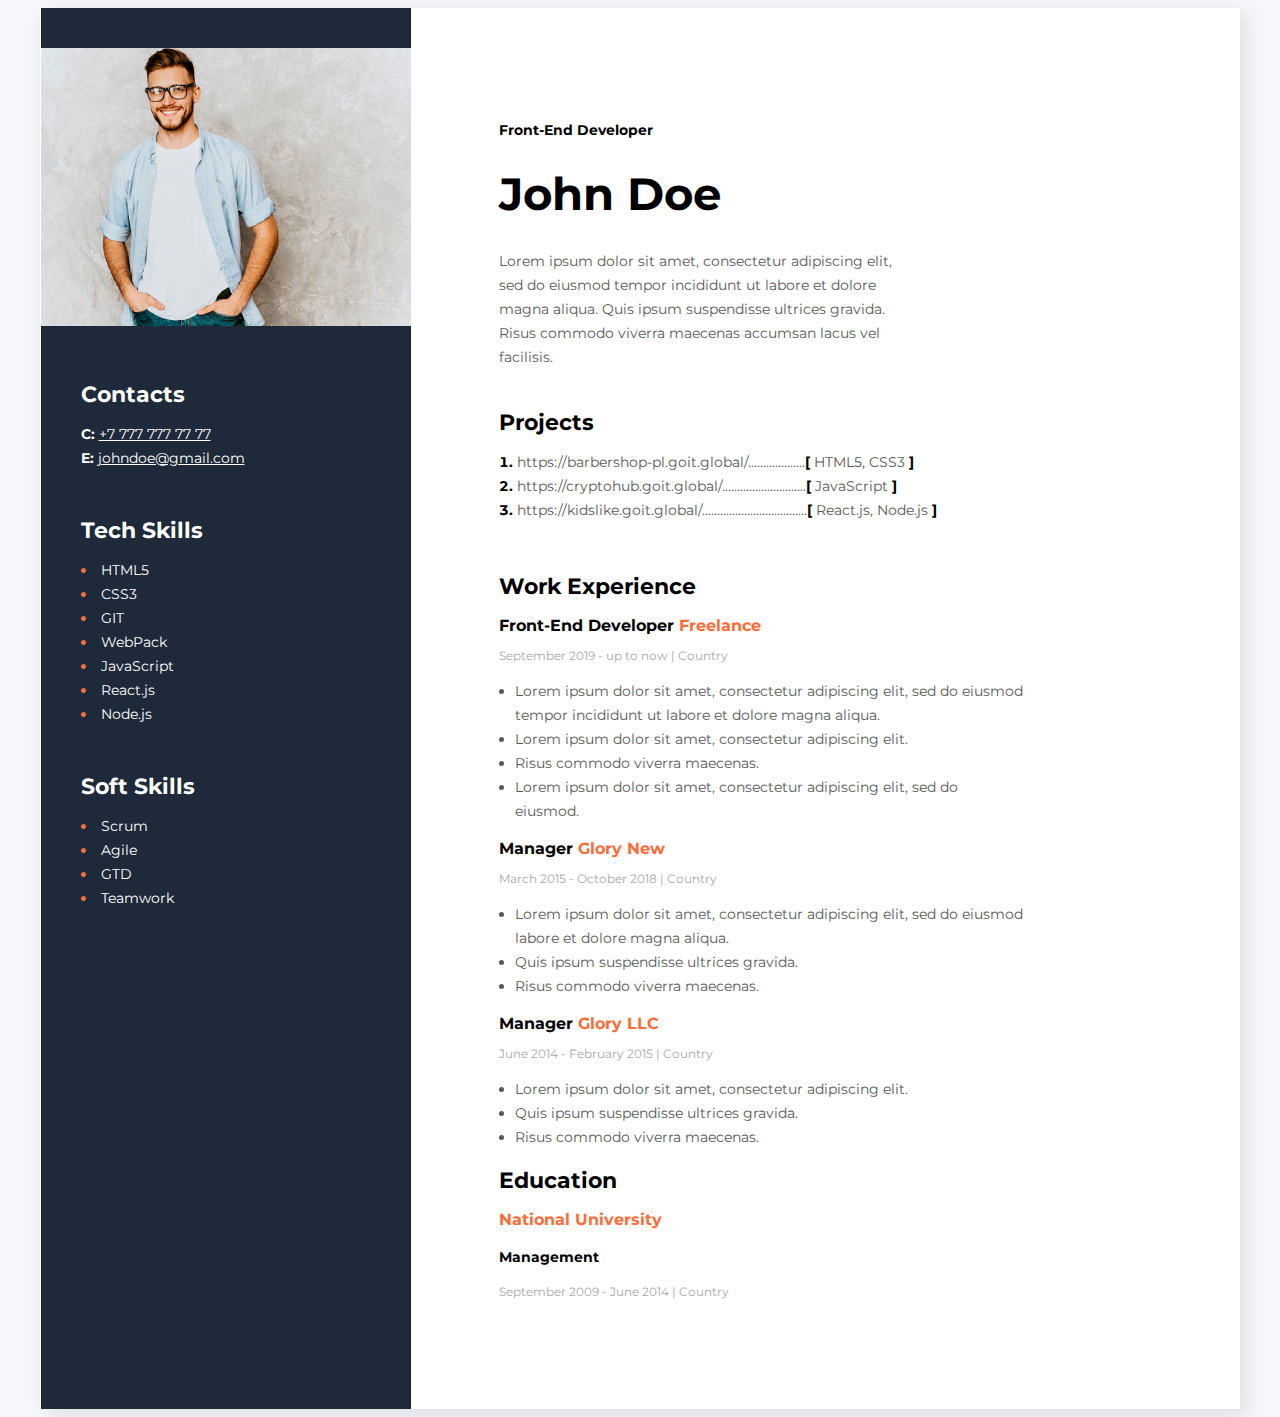
<file: cv-project-pl/index.html>
<!DOCTYPE html>
<html lang="pl">
    <head>
        <meta charset="UTF-8" />
        <meta name="viewport" content="width=device-width, initial-scale=1.0" />
        <title>CV</title>

        <link rel="preconnect" href="https://fonts.googleapis.com" />
        <link rel="preconnect" href="https://fonts.gstatic.com" crossorigin />
        <link
            href="https://fonts.googleapis.com/css2?family=Montserrat:wght@400;700&display=swap"
            rel="stylesheet"
        />

        <link rel="stylesheet" href="css/styles.css" />
    </head>
    <body>
        <div class="wrapper">
            <main>
                <div class="main-description">
                    <h2 class="job-title">Front-End Developer</h2>

                    <h1>John Doe</h1>

                    <p class="description">
                        Lorem ipsum dolor sit amet, consectetur adipiscing elit,
                        sed do eiusmod tempor incididunt ut labore et dolore
                        magna aliqua. Quis ipsum suspendisse ultrices gravida.
                        Risus commodo viverra maecenas accumsan lacus vel
                        facilisis.
                    </p>
                </div>

                <div class="projects">
                    <h2 class="header-primary">Projects</h2>
                    <ol class="list-primery">
                        <li>
                            <a
                                class="list-primery-item"
                                href="https://barbershop-pl.goit.global"
                                >https://barbershop-pl.goit.global/</a
                            ><span class="list-primery-item"
                                >...................</span
                            >[
                            <span class="list-primery-item">HTML5, CSS3</span> ]
                        </li>
                        <li>
                            <a
                                class="list-primery-item"
                                href="https://cryptohub.goit.global/"
                                >https://cryptohub.goit.global/</a
                            ><span class="list-primery-item"
                                >............................</span
                            >[
                            <span class="list-primery-item">JavaScript</span> ]
                        </li>
                        <li>
                            <a
                                class="list-primery-item"
                                href="https://kidslike.goit.global/"
                                >https://kidslike.goit.global/</a
                            ><span class="list-primery-item"
                                >...................................</span
                            >[
                            <span class="list-primery-item"
                                >React.js, Node.js</span
                            >
                            ]
                        </li>
                    </ol>
                </div>

                <div class="job">
                    <h2 class="header-primary">Work Experience</h2>
                    <h3 class="job-position">
                        Front-End Developer
                        <span class="highlight">Freelance</span>
                    </h3>
                    <p class="job-period">
                        September 2019 - up to now | Country
                    </p>
                    <ul class="job-duties-list">
                        <li class="job-duties-item">
                            Lorem ipsum dolor sit amet, consectetur adipiscing
                            elit, sed do eiusmod tempor incididunt ut labore et
                            dolore magna aliqua.
                        </li>
                        <li class="job-duties-item">
                            Lorem ipsum dolor sit amet, consectetur adipiscing
                            elit.
                        </li>
                        <li class="job-duties-item">
                            Risus commodo viverra maecenas.
                        </li>
                        <li class="job-duties-item">
                            Lorem ipsum dolor sit amet, consectetur adipiscing
                            elit, sed do eiusmod.
                        </li>
                    </ul>
                </div>

                <div class="job">
                    <h3 class="job-position">
                        Manager <span class="highlight">Glory New</span>
                    </h3>
                    <p class="job-period">
                        March 2015 - October 2018 | Country
                    </p>
                    <ul class="job-duties-list">
                        <li class="job-duties-item">
                            Lorem ipsum dolor sit amet, consectetur adipiscing
                            elit, sed do eiusmod labore et dolore magna aliqua.
                        </li>
                        <li class="job-duties-item">
                            Quis ipsum suspendisse ultrices gravida.
                        </li>
                        <li class="job-duties-item">
                            Risus commodo viverra maecenas.
                        </li>
                    </ul>
                </div>

                <div class="job">
                    <h3 class="job-position">
                        Manager <span class="highlight">Glory LLC</span>
                    </h3>
                    <p class="job-period">
                        June 2014 - February 2015 | Country
                    </p>
                    <ul class="job-duties-list">
                        <li class="job-duties-item">
                            Lorem ipsum dolor sit amet, consectetur adipiscing
                            elit.
                        </li>
                        <li class="job-duties-item">
                            Quis ipsum suspendisse ultrices gravida.
                        </li>
                        <li class="job-duties-item">
                            Risus commodo viverra maecenas.
                        </li>
                    </ul>
                </div>

                <div>
                    <h2 class="header-primary">Education</h2>
                    <h3 class="university">National University</h3>
                    <h4 class="university-program">Management</h4>
                    <p class="job-period">
                        September 2009 - June 2014 | Country
                    </p>
                </div>
            </main>
            <aside>
                <img
                    class="cv-photo"
                    src="img/photo.jpg"
                    width="370px"
                    alt="Zdjęcie Johna Doe"
                />

                <div class="contact-block">
                    <h2 class="header-secondary">Contacts</h2>
                    <p class="contact-links">
                        <span class="bold">C:</span>
                        <a class="contact-links" href="tel:+7 777 777 77 77"
                            >+7 777 777 77 77</a
                        >
                        <br />
                        <span class="bold">E:</span>
                        <a class="contact-links" href="mailto:johndoe@gmail.com"
                            >johndoe@gmail.com</a
                        >
                    </p>
                </div>

                <div class="tech-skills-block">
                    <h2 class="header-secondary">Tech Skills</h2>
                    <ul class="list-secondary">
                        <li><span class="list-secondary-item">HTML5</span></li>
                        <li><span class="list-secondary-item">CSS3</span></li>
                        <li><span class="list-secondary-item">GIT</span></li>
                        <li>
                            <span class="list-secondary-item">WebPack</span>
                        </li>
                        <li>
                            <span class="list-secondary-item">JavaScript</span>
                        </li>
                        <li>
                            <span class="list-secondary-item">React.js</span>
                        </li>
                        <li>
                            <span class="list-secondary-item">Node.js</span>
                        </li>
                    </ul>
                </div>

                <div class="soft-skills-block">
                    <h2 class="header-secondary">Soft Skills</h2>
                    <ul class="list-secondary">
                        <li><span class="list-secondary-item">Scrum</span></li>
                        <li><span class="list-secondary-item">Agile</span></li>
                        <li><span class="list-secondary-item">GTD</span></li>
                        <li>
                            <span class="list-secondary-item">Teamwork</span>
                        </li>
                    </ul>
                </div>
            </aside>
        </div>
    </body>
</html>
</file>
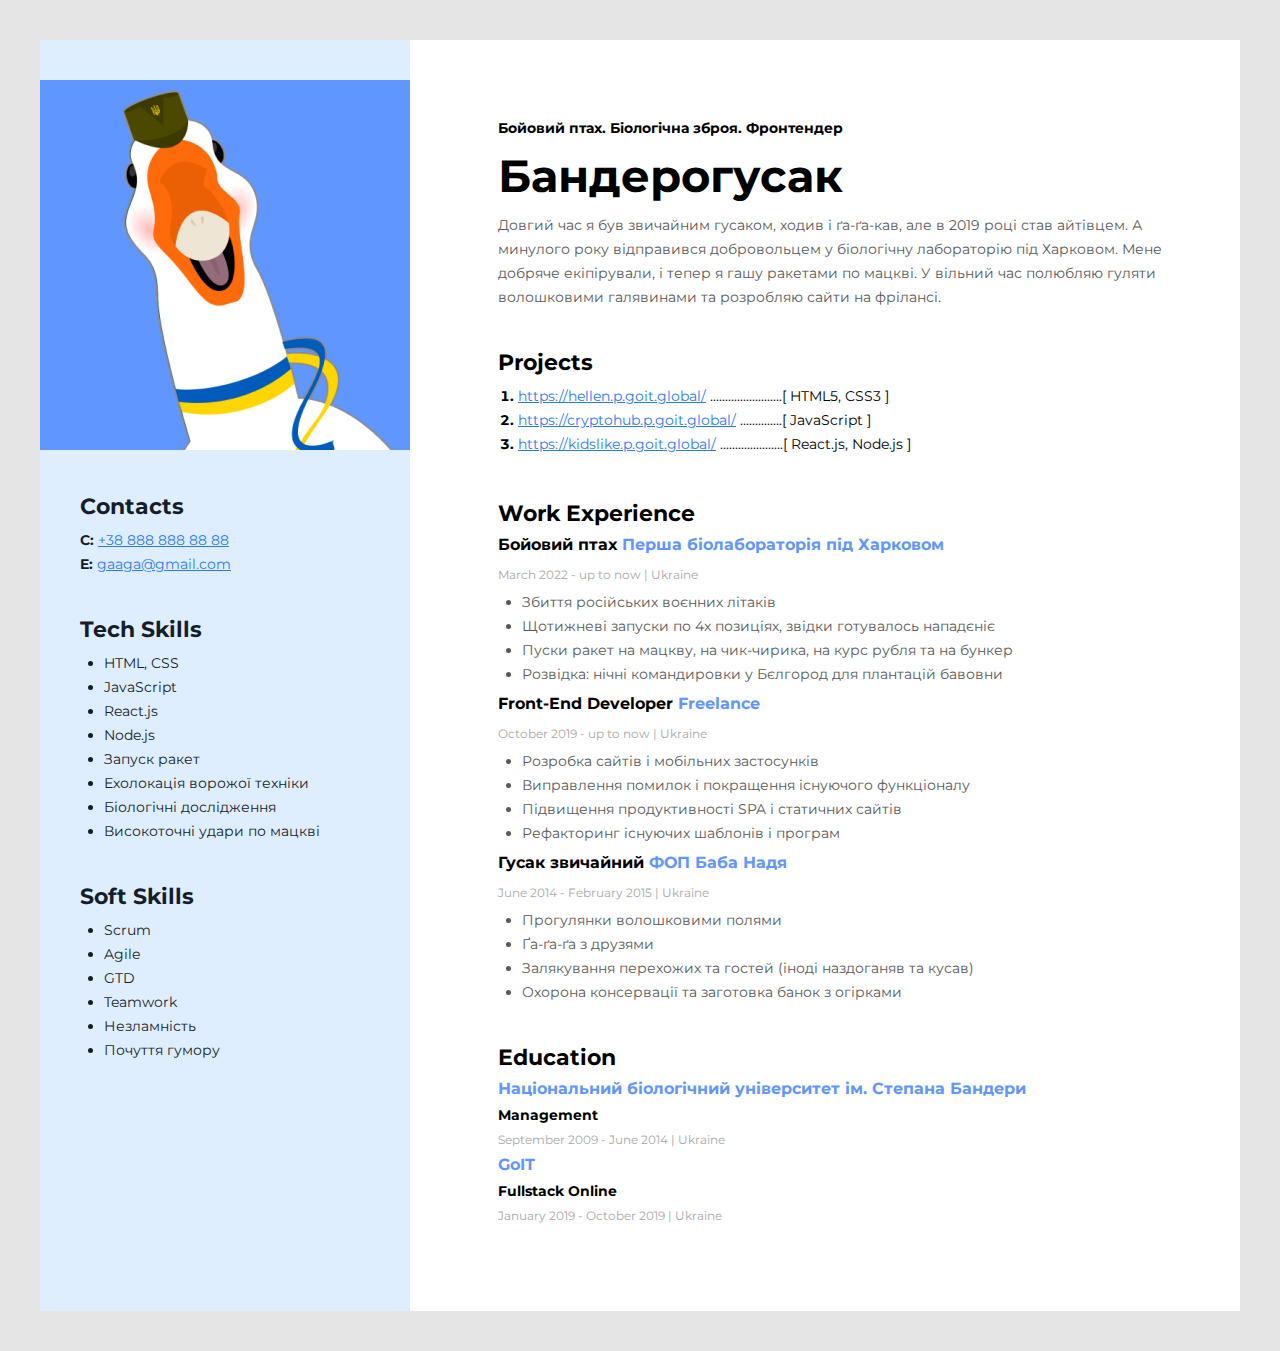
<file: cv-project/index.html>
<!DOCTYPE html>
<html lang="en">

<head>
    <meta charset="UTF-8">
    <meta http-equiv="X-UA-Compatible" content="IE=edge">
    <meta name="viewport" content="width=device-width, initial-scale=1.0">

    <link rel="preconnect" href="https://fonts.googleapis.com">
    <link rel="preconnect" href="https://fonts.gstatic.com" crossorigin>
    <link href="https://fonts.googleapis.com/css2?family=Montserrat:wght@400;700&display=swap" rel="stylesheet">

    <link rel="stylesheet" href="css/reset.css">
    <link rel="stylesheet" href="css/styles.css">



    <title>My resume</title>
</head>

<body>
    <div class="wrapper">

        <!-- Main content -->
        <div class="main-content">
            <!-- About me -->
            <div class="about-me">
                <h2 class="my-profession">Бойовий птах. Біологічна зброя. Фронтендер</h2>
                <h1 class="my-name">Бандерогусак</h1>
                <p class="my-summary">Довгий час я був звичайним гусаком, ходив і ґа-ґа-кав, але в 2019 році став
                    айтівцем. А минулого року
                    відправився
                    добровольцем у біологічну лабораторію під Харковом. Мене добряче екіпірували, і тепер я гашу
                    ракетами по
                    мацкві.
                    У
                    вільний час полюбляю гуляти волошковими галявинами та розробляю сайти на фрілансі.</p>
            </div>


            <!-- Projects -->
            <div class="projects-container">
                <h3 class="main-content-title">Projects</h3>
                <ol class="project-list">
                    <li class="projects-item">
                        <a class="projects-link" href="https://hellen.p.goit.global/">https://hellen.p.goit.global/</a>
                        <span class="project-tech">
                            ........................[ HTML5, CSS3 ]
                        </span>
                    </li>
                    <li class="projects-item">
                        <a class="projects-link"
                            href="https://cryptohub.p.goit.global/">https://cryptohub.p.goit.global/</a>
                        <span class="project-tech">
                            ..............[ JavaScript ]
                        </span>

                    </li>
                    <li class="projects-item">
                        <a class="projects-link"
                            href="https://kidslike.p.goit.global/">https://kidslike.p.goit.global/</a>
                        <span class="project-tech">
                            .....................[ React.js, Node.js ]
                        </span>
                    </li>
                </ol>
            </div>

            <!-- Work Experience -->
            <div class="experience-container">
                <h3 class="main-content-title">Work Experience</h3>
                <!-- Company 1 -->
                <div class="company-container">
                    <h4 class="company-position">Бойовий птах
                        <span class="company-position-accent">
                            Перша біолабораторія під Харковом
                        </span>
                    </h4>

                    <p class="company-period">March 2022 - up to now | Ukraine</p>

                    <ul class="company-duties-list">
                        <li class="company-duties-item">Збиття російських воєнних літаків</li>
                        <li class="company-duties-item">Щотижневі запуски по 4х позиціях, звідки готувалось нападєніє
                        </li>
                        <li class="company-duties-item">Пуски ракет на мацкву, на чик-чирика, на курс рубля та на бункер
                        </li>
                        <li class="company-duties-item">Розвідка: нічні командировки у Бєлгород для плантацій бавовни
                        </li>
                    </ul>
                </div>

                <!-- Company 2 -->
                <div class="company-container">
                    <h4 class="company-position">Front-End Developer
                        <span class="company-position-accent">
                            Freelance
                        </span>
                    </h4>
                    <p class="company-period">October 2019 - up to now | Ukraine</p>
                    <ul class="company-duties-list">
                        <li class="company-duties-item">Розробка сайтів і мобільних застосунків</li>
                        <li class="company-duties-item">Виправлення помилок і покращення існуючого функціоналу</li>
                        <li class="company-duties-item">Підвищення продуктивності SPA і статичних сайтів</li>
                        <li class="company-duties-item">Рефакторинг існуючих шаблонів і програм</li>
                    </ul>
                </div>

                <!-- Company 3 -->
                <div class="company-container">
                    <h4 class="company-position">Гусак звичайний
                        <span class="company-position-accent">
                            ФОП Баба Надя
                        </span>
                    </h4>
                    <p class="company-period">June 2014 - February 2015 | Ukraine</p>
                    <ul class="company-duties-list">
                        <li class="company-duties-item">Прогулянки волошковими полями</li>
                        <li class="company-duties-item">Ґа-ґа-ґа з друзями</li>
                        <li class="company-duties-item">Залякування перехожих та гостей (іноді наздоганяв та кусав)</li>
                        <li class="company-duties-item">Охорона консервації та заготовка банок з огірками</li>
                    </ul>
                </div>
            </div>
            <!-- Education -->
            <div>
                <h3 class="main-content-title">Education</h3>
                <div class="university-container">
                    <h4 class="university">Національний біологічний університет ім. Степана Бандери</h4>
                    <h5 class="university-program">Management</h5>
                    <p class="university-period">September 2009 - June 2014 | Ukraine</p>
                </div>
                <div class="university-container">
                    <h4 class="university">GoIT</h4>
                    <h5 class="university-program">Fullstack Online</h5>
                    <p class="university-period">January 2019 - October 2019 | Ukraine</p>
                </div>
            </div>
        </div>
        <!-- Sidebar -->
        <aside class="sidebar">
            <img class="my-photo" src="./img/Frame 1.png" alt="My photo" width="370">

            <div class="sidebar-content">
                <!-- Contacts -->
                <div class="contacts-container">
                    <h3 class="sidebar-title">Contacts</h3>
                    <ul>
                        <li class="contacts-item">C: <a class="contacts-link" href="tel:+388888888888">+38 888 888 88
                                88</a></li>
                        <li class="contacts-item">E: <a class="contacts-link"
                                href="mailto:gaaga@gmail.com">gaaga@gmail.com</a></li>
                    </ul>
                </div>
                <!-- Tech skills -->
                <div class="skills-container">
                    <h3 class="sidebar-title">Tech Skills</h3>
                    <ul class="skills-list">
                        <li class="skills-item">HTML, CSS</li>
                        <li class="skills-item">JavaScript</li>
                        <li class="skills-item">React.js</li>
                        <li class="skills-item">Node.js</li>
                        <li class="skills-item">Запуск ракет</li>
                        <li class="skills-item">Ехолокація ворожої техніки</li>
                        <li class="skills-item">Біологічні дослідження</li>
                        <li class="skills-item">Високоточні удари по мацкві</li>
                    </ul>

                </div>
                <!-- Soft Skills -->
                <div class="skills-container">
                    <h3 class="sidebar-title">Soft Skills</h3>
                    <ul class="skills-list">
                        <li class="skills-item">Scrum</li>
                        <li class="skills-item">Agile</li>
                        <li class="skills-item">GTD</li>
                        <li class="skills-item">Teamwork</li>
                        <li class="skills-item">Незламність</li>
                        <li class="skills-item">Почуття гумору</li>
                    </ul>
                </div>
            </div>
        </aside>
    </div>

</body>

</html>
</file>
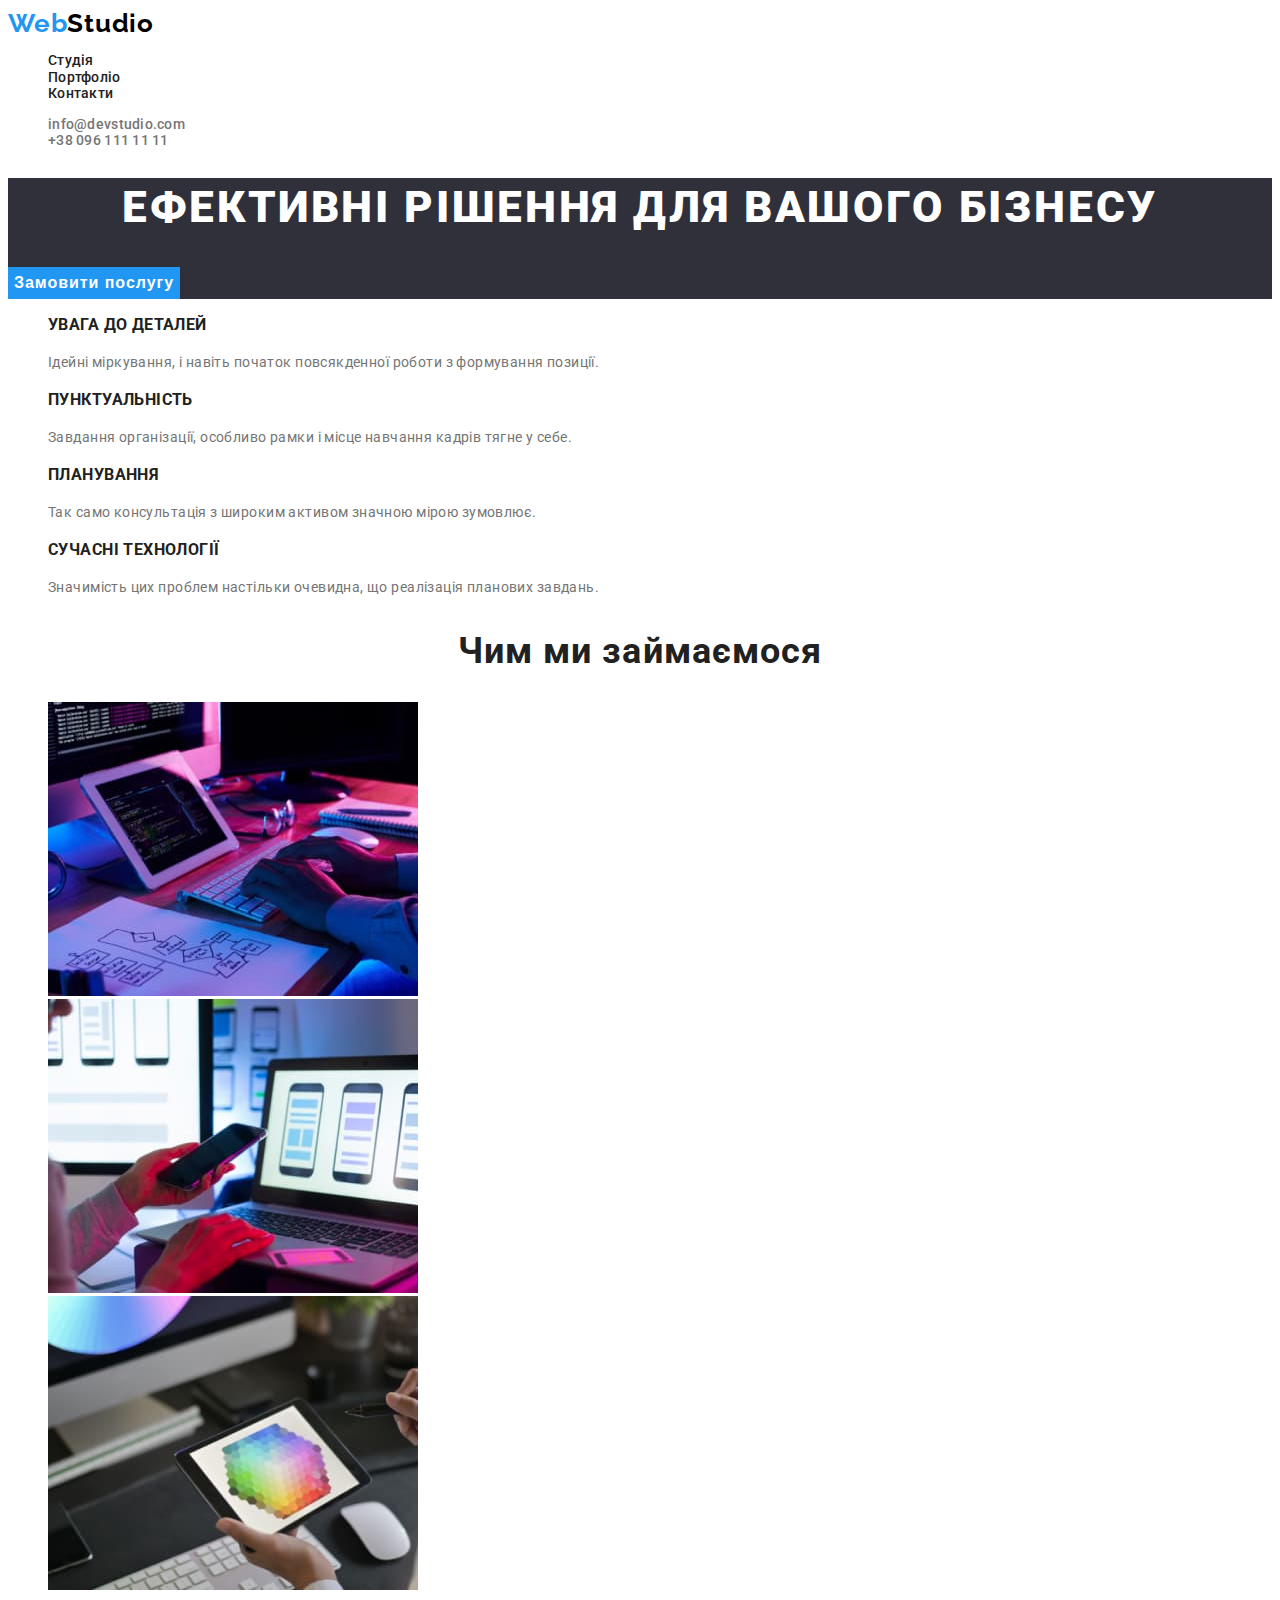
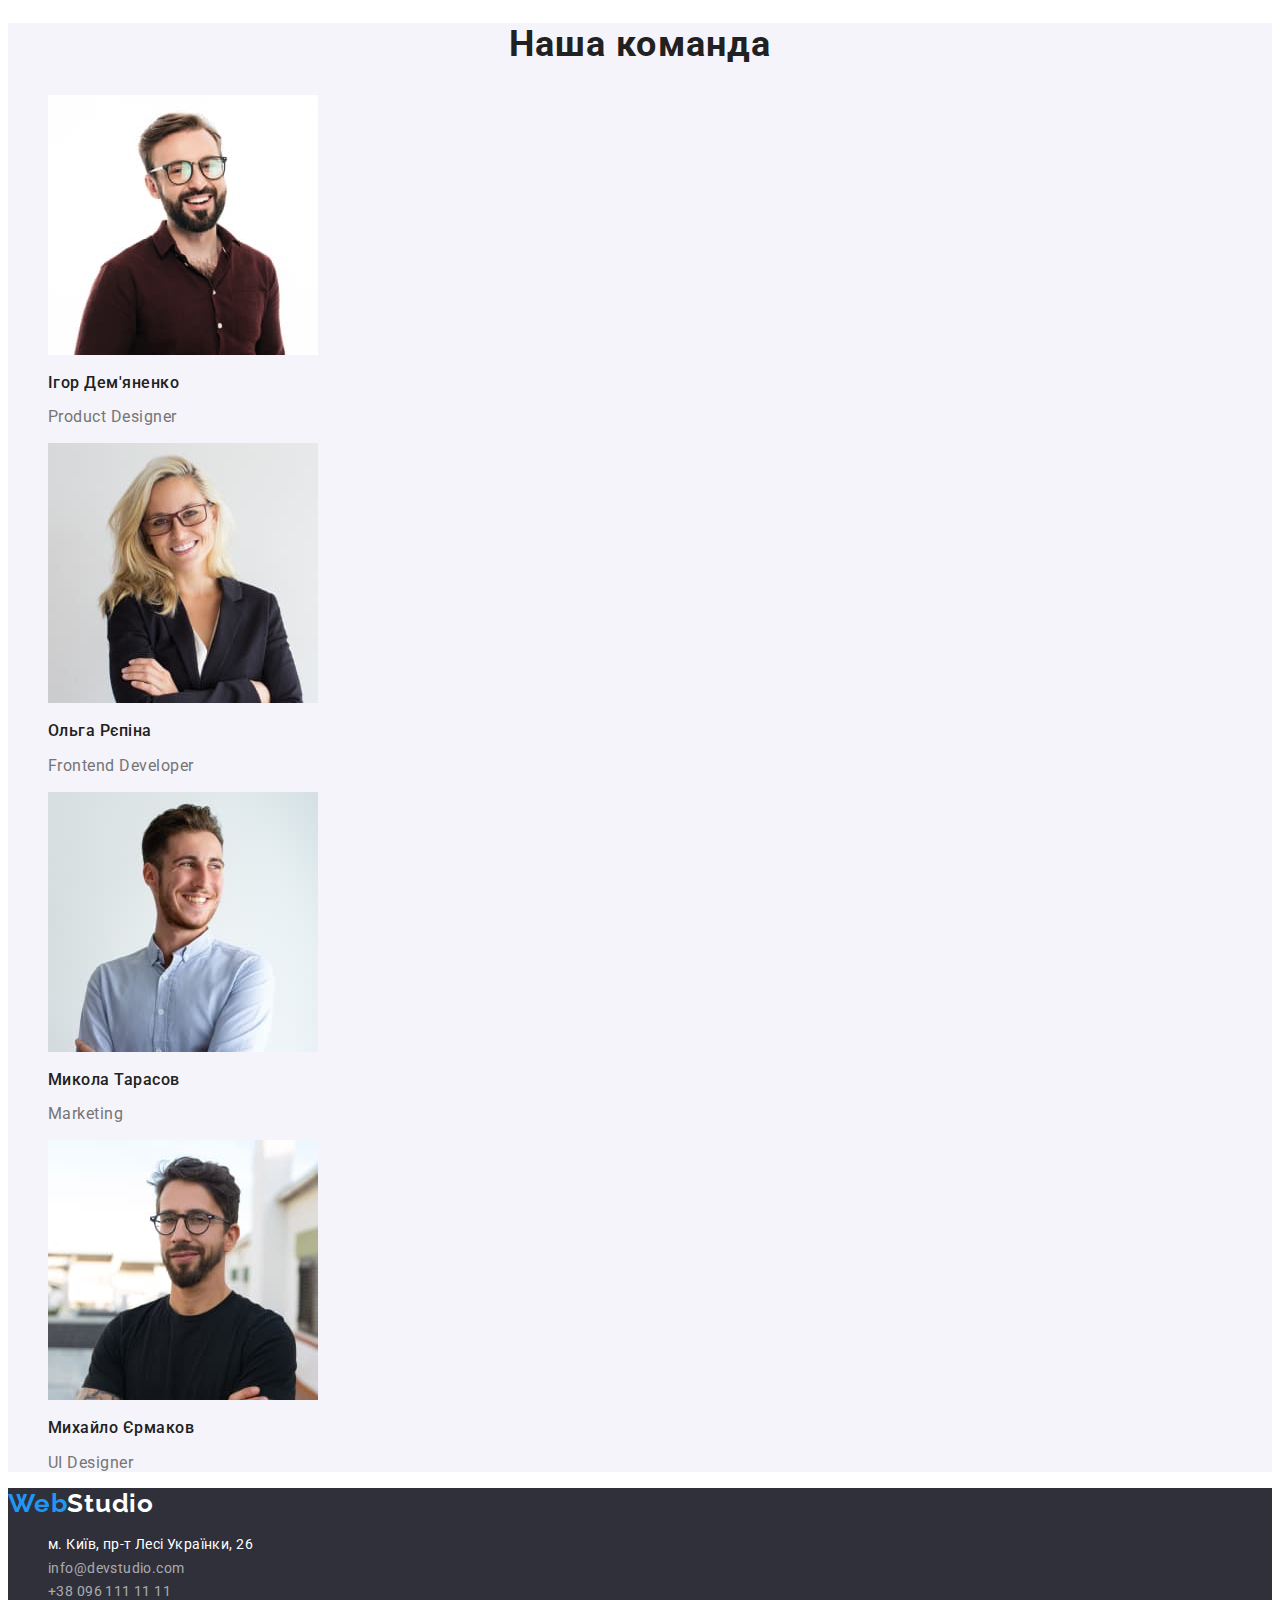
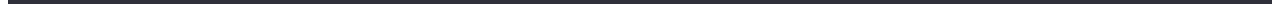
<file: fullstack-demo/index.html>
<!DOCTYPE html>
<html lang="uk">
  <head>
    <meta charset="UTF-8" />
    <meta name="viewport" content="width=device-width, initial-scale=1.0" />
    <title>WebStudio</title>
    <link rel="preconnect" href="https://fonts.googleapis.com" />
    <link rel="preconnect" href="https://fonts.gstatic.com" crossorigin />
    <link
      href="https://fonts.googleapis.com/css2?family=Raleway:wght@700&family=Roboto:wght@400;500;700;900&display=swap"
      rel="stylesheet"
    />
    <link rel="stylesheet" href="./css/styles.css" />
  </head>
  <body>
    <header>
      <nav>
        <a class="header-logo" href="./index.html">
          <span class="accent">Web</span>Studio
        </a>

        <ul>
          <li><a class="header-link" href="./index.html">Студія</a></li>
          <li><a class="header-link" href="./portfolio.html">Портфоліо</a></li>
          <li><a class="header-link" href="#">Контакти</a></li>
        </ul>
      </nav>

      <ul>
        <li>
          <a class="contacts-link" href="mailto:info@devstudio.com">
            info@devstudio.com
          </a>
        </li>
        <li>
          <a class="contacts-link" href="tel:+380961111111">
            +38 096 111 11 11
          </a>
        </li>
      </ul>
    </header>

    <main>
      <section class="hero-section">
        <h1 class="hero-title">Ефективні рішення для вашого бізнесу</h1>
        <button class="hero-button" type="button">Замовити послугу</button>
      </section>

      <section>
        <h2 hidden>Наші переваги</h2>
        <ul>
          <li>
            <h3 class="benefit-title">Увага до деталей</h3>
            <p class="benefit-text">
              Ідейні міркування, і навіть початок повсякденної роботи з
              формування позиції.
            </p>
          </li>
          <li>
            <h3 class="benefit-title">Пунктуальність</h3>
            <p class="benefit-text">
              Завдання організації, особливо рамки і місце навчання кадрів тягне
              у себе.
            </p>
          </li>
          <li>
            <h3 class="benefit-title">Планування</h3>
            <p class="benefit-text">
              Так само консультація з широким активом значною мірою зумовлює.
            </p>
          </li>
          <li>
            <h3 class="benefit-title">Сучасні технології</h3>
            <p class="benefit-text">
              Значимість цих проблем настільки очевидна, що реалізація планових
              завдань.
            </p>
          </li>
        </ul>
      </section>

      <section>
        <h2 class="section-title">Чим ми займаємося</h2>
        <ul>
          <li>
            <img
              src="./images/coding.jpg"
              alt="Людина набирає програму на клавіатурі"
              width="370"
              height="294"
            />
          </li>
          <li>
            <img
              src="./images/testing.jpg"
              alt="Людина тримає телефон і працює за ноутбуком"
              width="370"
              height="294"
            />
          </li>
          <li>
            <img
              src="./images/design.jpg"
              alt="Людина тримає планшет з палітрою кольорів на екрані"
              width="370"
              height="294"
            />
          </li>
        </ul>
      </section>

      <section class="team-section">
        <h2 class="section-title">Наша команда</h2>
        <ul>
          <li>
            <img
              src="./images/igor.jpg"
              alt="Усміхнений чоловік з бородою, в окулярах і темно-червоній сорочці"
              width="270"
              height="260"
            />
            <h3 class="person-name">Ігор Дем'яненко</h3>
            <p class="person-job">Product Designer</p>
          </li>
          <li>
            <img
              src="./images/olga.jpg"
              alt="Усміхнена жінка в окулярах і чорному костюмі"
              width="270"
              height="260"
            />
            <h3 class="person-name">Ольга Рєпіна</h3>
            <p class="person-job">Frontend Developer</p>
          </li>
          <li>
            <img
              src="./images/mike.jpg"
              alt="Усміхнений чоловік зі схрещеними руками в блакитній сорочці"
              width="270"
              height="260"
            />
            <h3 class="person-name">Микола Тарасов</h3>
            <p class="person-job">Marketing</p>
          </li>
          <li>
            <img
              src="./images/michael.jpg"
              alt="Чоловік з бородою, в окулярах і чорній футболці"
              width="270"
              height="260"
            />
            <h3 class="person-name">Михайло Єрмаков</h3>
            <p class="person-job">UI Designer</p>
          </li>
        </ul>
      </section>
    </main>

    <footer class="footer">
      <a href="./index.html" class="footer-logo">
        <span class="accent">Web</span>Studio
      </a>
      <address>
        <ul>
          <li>
            <a
              class="address-link"
              href="https://maps.app.goo.gl/3d6ELtrchmXbmueAA"
              target="_blank"
            >
              м. Київ, пр-т Лесі Українки, 26
            </a>
          </li>
          <li>
            <a class="footer-link" href="mailto:info@devstudio.com">
              info@devstudio.com
            </a>
          </li>
          <li>
            <a class="footer-link" href="tel:+380961111111">
              +38 096 111 11 11
            </a>
          </li>
        </ul>
      </address>
    </footer>
  </body>
</html>
</file>
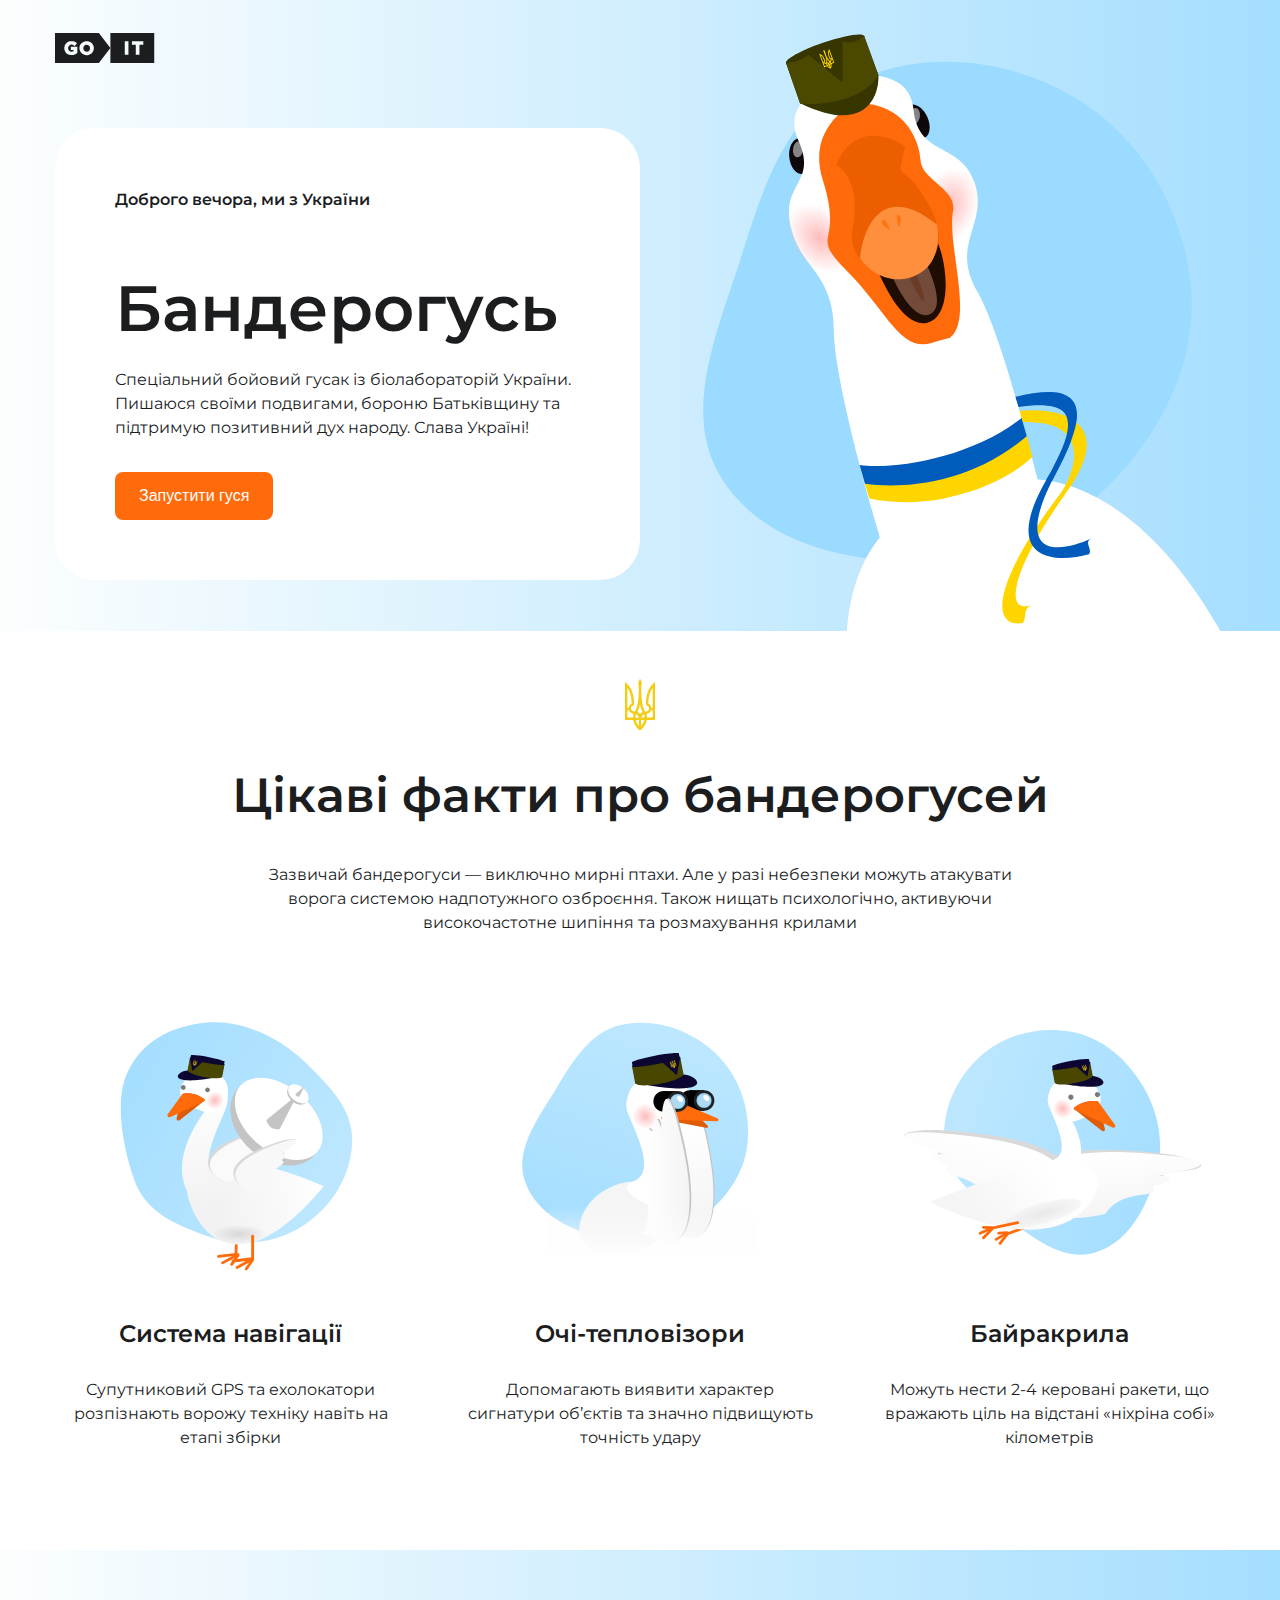
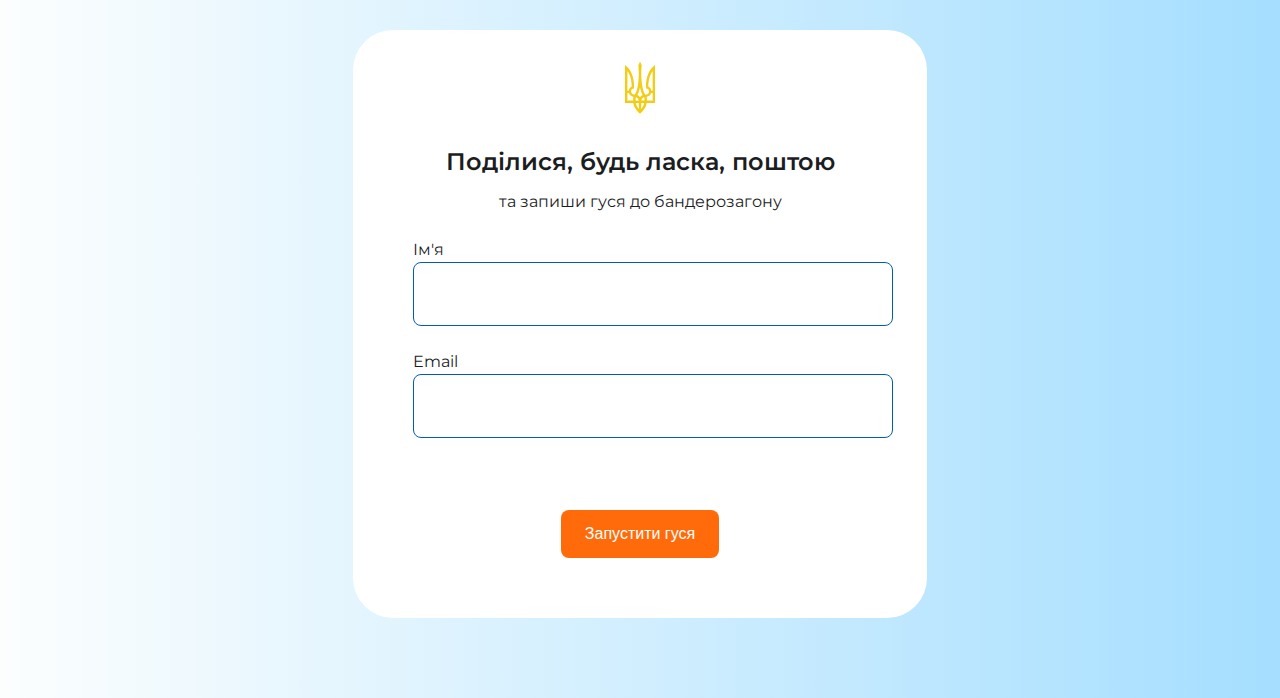
<file: it-testdrive/index.html>
<!DOCTYPE html>
<html lang="en">
    <head>
        <meta charset="UTF-8" />
        <meta name="viewport" content="width=device-width, initial-scale=1.0" />
        <title>Banderogoose</title>

        <link rel="preconnect" href="https://fonts.googleapis.com" />
        <link rel="preconnect" href="https://fonts.gstatic.com" crossorigin />
        <link
            href="https://fonts.googleapis.com/css2?family=Montserrat:wght@400;600&display=swap"
            rel="stylesheet"
        />
        <link rel="preload" href="./img/gus-anim.gif" as="image" />
        <link rel="stylesheet" href="css/styles.css" />
    </head>
    <body>
        <div class="main-page">
            <div class="wrapper">
                <div class="main-page-left-side">
                    <img src="img/logo.svg" alt="GoIT logo" class="logo" />

                    <div class="main-page-text-container">
                        <p class="main-page-text-hello">
                            Доброго вечора, ми з України
                        </p>

                        <h1 class="main-page-text-title">Бандерогусь</h1>

                        <p class="main-page-text-descr">
                            Спеціальний бойовий гусак із біолабораторій України.
                            Пишаюся своїми подвигами, бороню Батьківщину та
                            підтримую позитивний дух народу. Слава Україні!
                        </p>

                        <button class="main-page-btn" id="go-to-form-btn">
                            Запустити гуся
                        </button>
                    </div>
                </div>
                <img src="img/gus.svg" alt="Banderogoose" class="goose-img" />
            </div>
        </div>
        <div class="goose-facts">
            <img src="img/trezub.svg" alt="Tryzub" class="tryzub" />

            <h2 class="goose-facts-title">Цікаві факти про бандерогусей</h2>
            <p class="goose-facts-descr">
                Зазвичай бандерогуси — виключно мирні птахи. Але у разі
                небезпеки можуть атакувати ворога системою надпотужного
                озброєння. Також нищать психологічно, активуючи високочастотне
                шипіння та розмахування крилами
            </p>
            <div class="wrapper">
                <div class="goose-facts-item">
                    <img
                        src="img/gus1.svg"
                        alt="Goose fact 1"
                        class="goose-facts-item-img"
                    />
                    <h3 class="goose-facts-item-title">Система навігації</h3>
                    <p class="goose-facts-item-descr">
                        Супутниковий GPS та ехолокатори розпізнають ворожу
                        техніку навіть на етапі збірки
                    </p>
                </div>
                <div class="goose-facts-item">
                    <img
                        src="img/gus2.svg"
                        alt="Goose fact 2"
                        class="goose-facts-item-img"
                    />
                    <h3 class="goose-facts-item-title">Очі-тепловізори</h3>
                    <p class="goose-facts-item-descr">
                        Допомагають виявити характер сигнатури об’єктів та
                        значно підвищують точність удару
                    </p>
                </div>
                <div class="goose-facts-item">
                    <img
                        src="img/gus3.svg"
                        alt="Goose fact 3"
                        class="goose-facts-item-img"
                    />
                    <h3 class="goose-facts-item-title">Байракрила</h3>
                    <p class="goose-facts-item-descr">
                        Можуть нести 2-4 керовані ракети, що вражають ціль на
                        відстані «ніхріна собі» кілометрів
                    </p>
                </div>
            </div>
        </div>

        <div class="form-page">
            <form action="#" class="form" netlify id="form">
                <img src="img/trezub.svg" alt="Tryzub" class="tryzub" />
                <h4 class="form-title">Поділися, будь ласка, поштою</h4>
                <p class="form-descr">та запиши гуся до бандерозагону</p>
                <div class="form-field">
                    <label class="form-label" for="user-name">Ім'я</label>
                    <input
                        type="text"
                        class="form-input"
                        id="user-name"
                        name="Ім'я користувача"
                        required
                        maxlength="30"
                    />
                </div>
                <div class="form-field">
                    <label class="form-label" for="user-email">Email</label>
                    <input
                        type="email"
                        class="form-input"
                        id="user-email"
                        name="Email користувача"
                        required
                        maxlength="30"
                    />
                </div>
                <button class="form-btn" id="launch-btn">Запустити гуся</button>
            </form>
        </div>
        <script src="js/form.js"></script>
    </body>
</html>
</file>
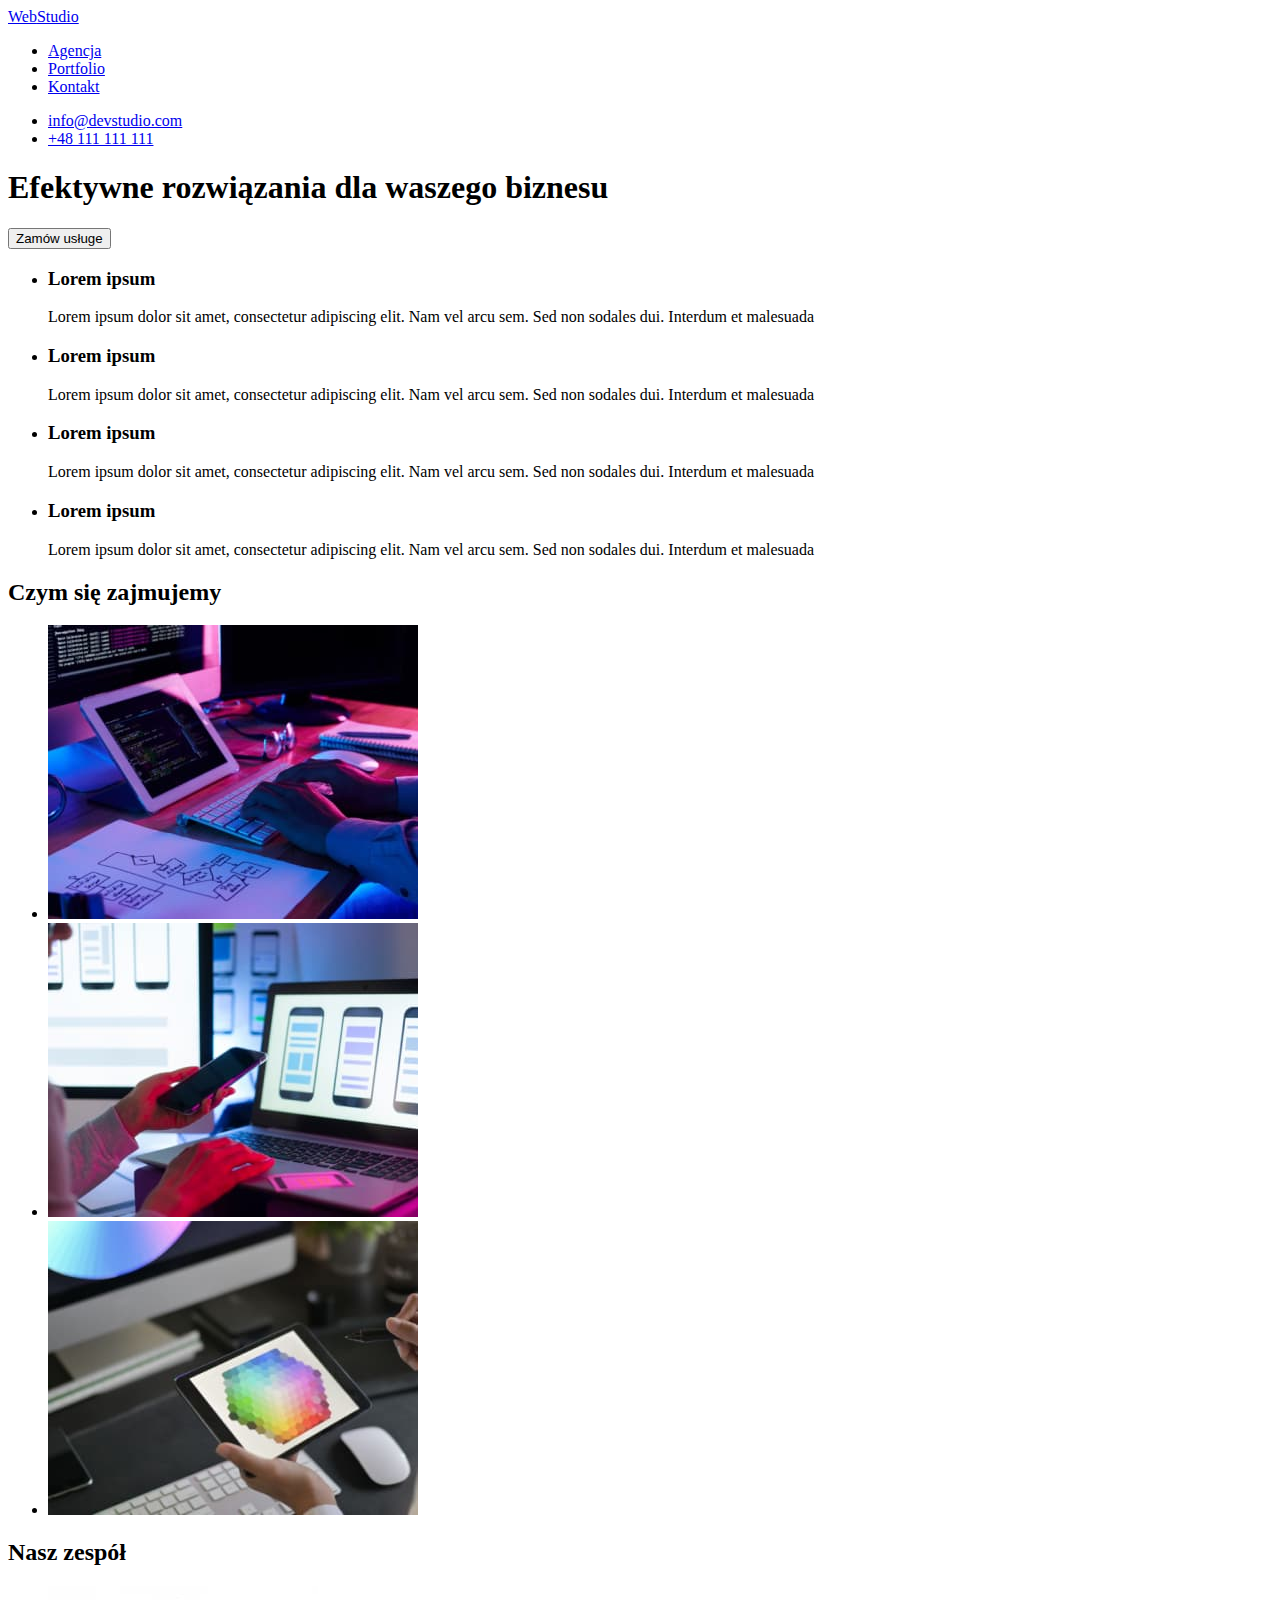
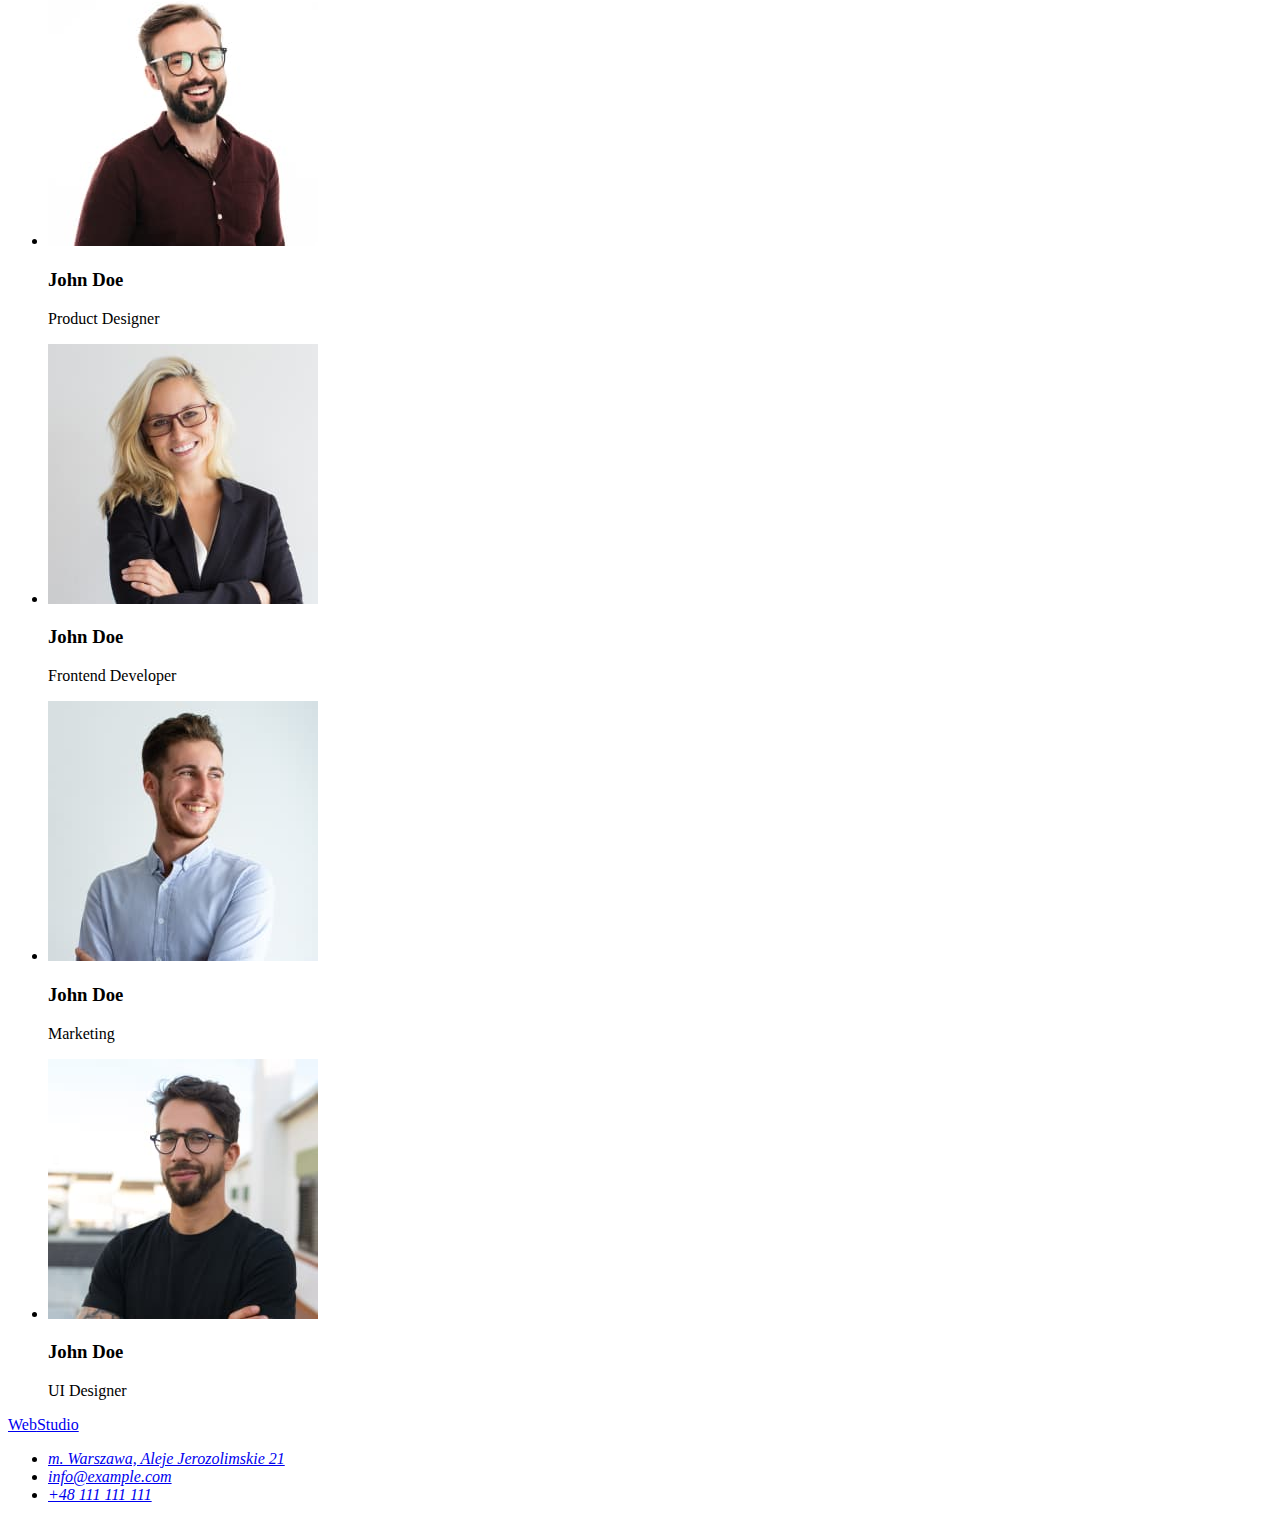
<file: fullstack-demo-pl/goit-markup-hw-01/index.html>
<!DOCTYPE html>
<html lang="pl">
  <head>
    <meta charset="UTF-8" />
    <meta name="viewport" content="width=device-width, initial-scale=1.0" />
    <title>WebStudio</title>
  </head>
  <body>
    <header>
      <nav>
        <a href="./index.html"><span>Web</span>Studio</a>

        <ul>
          <li><a href="./index.html">Agencja</a></li>
          <li><a href="#">Portfolio</a></li>
          <li><a href="#">Kontakt</a></li>
        </ul>
      </nav>

      <ul>
        <li><a href="mailto:info@devstudio.com">info@devstudio.com</a></li>
        <li><a href="tel:+48111111111">+48 111 111 111</a></li>
      </ul>
    </header>

    <main>
      <section>
        <h1>Efektywne rozwiązania dla waszego biznesu</h1>
        <button type="button">Zamów usługe</button>
      </section>

      <section>
        <h2 hidden>Nasze zalety</h2>
        <ul>
          <li>
            <h3>Lorem ipsum</h3>
            <p>
              Lorem ipsum dolor sit amet, consectetur adipiscing elit. Nam vel
              arcu sem. Sed non sodales dui. Interdum et malesuada
            </p>
          </li>
          <li>
            <h3>Lorem ipsum</h3>
            <p>
              Lorem ipsum dolor sit amet, consectetur adipiscing elit. Nam vel
              arcu sem. Sed non sodales dui. Interdum et malesuada
            </p>
          </li>
          <li>
            <h3>Lorem ipsum</h3>
            <p>
              Lorem ipsum dolor sit amet, consectetur adipiscing elit. Nam vel
              arcu sem. Sed non sodales dui. Interdum et malesuada
            </p>
          </li>
          <li>
            <h3>Lorem ipsum</h3>
            <p>
              Lorem ipsum dolor sit amet, consectetur adipiscing elit. Nam vel
              arcu sem. Sed non sodales dui. Interdum et malesuada
            </p>
          </li>
        </ul>
      </section>

      <section>
        <h2>Czym się zajmujemy</h2>
        <ul>
          <li>
            <img
              src="./images/coding.jpg"
              alt="Osoba pisząca program na klawiaturze"
              width="370"
              height="294"
            />
          </li>
          <li>
            <img
              src="./images/testing.jpg"
              alt="Osoba trzymająca telefon i pisząca na laptopie"
              width="370"
              height="294"
            />
          </li>
          <li>
            <img
              src="./images/design.jpg"
              alt="Osoba trzymająca tablet z paletą kolorów na ekranie"
              width="370"
              height="294"
            />
          </li>
        </ul>
      </section>

      <section>
        <h2>Nasz zespół</h2>
        <ul>
          <li>
            <img
              src="./images/photo_1.jpg"
              alt="Uśmiechnięty mężczyzna z brodą w okularach i ciemnoczerwonej koszuli"
              width="270"
              height="260"
            />
            <h3>John Doe</h3>
            <p>Product Designer</p>
          </li>
          <li>
            <img
              src="./images/photo_2.jpg"
              alt="Uśmiechnięta kobieta w okularach i czarnym garniturze"
              width="270"
              height="260"
            />
            <h3>John Doe</h3>
            <p>Frontend Developer</p>
          </li>
          <li>
            <img
              src="./images/photo_3.jpg"
              alt="Uśmiechnięty mężczyzna ze skrzyżowanymi ramionami w niebieskiej koszuli"
              width="270"
              height="260"
            />
            <h3>John Doe</h3>
            <p>Marketing</p>
          </li>
          <li>
            <img
              src="./images/photo_4.jpg"
              alt="Mężczyzna z brodą w okularach i czarnej koszulce"
              width="270"
              height="260"
            />
            <h3>John Doe</h3>
            <p>UI Designer</p>
          </li>
        </ul>
      </section>
    </main>

    <footer>
      <a href="./index.html"><span>Web</span>Studio</a>
      <address>
        <ul>
          <li>
            <a
              href="https://maps.app.goo.gl/tbYb8jGKpJT7Emgs7"
              target="_blank"
              rel="noopener noreferrer nofollow"
            >
              m. Warszawa, Aleje Jerozolimskie 21
            </a>
          </li>
          <li><a href="mailto:info@example.com">info@example.com</a></li>
          <li><a href="tel:+48111111111">+48 111 111 111</a></li>
        </ul>
      </address>
    </footer>
  </body>
</html>
</file>
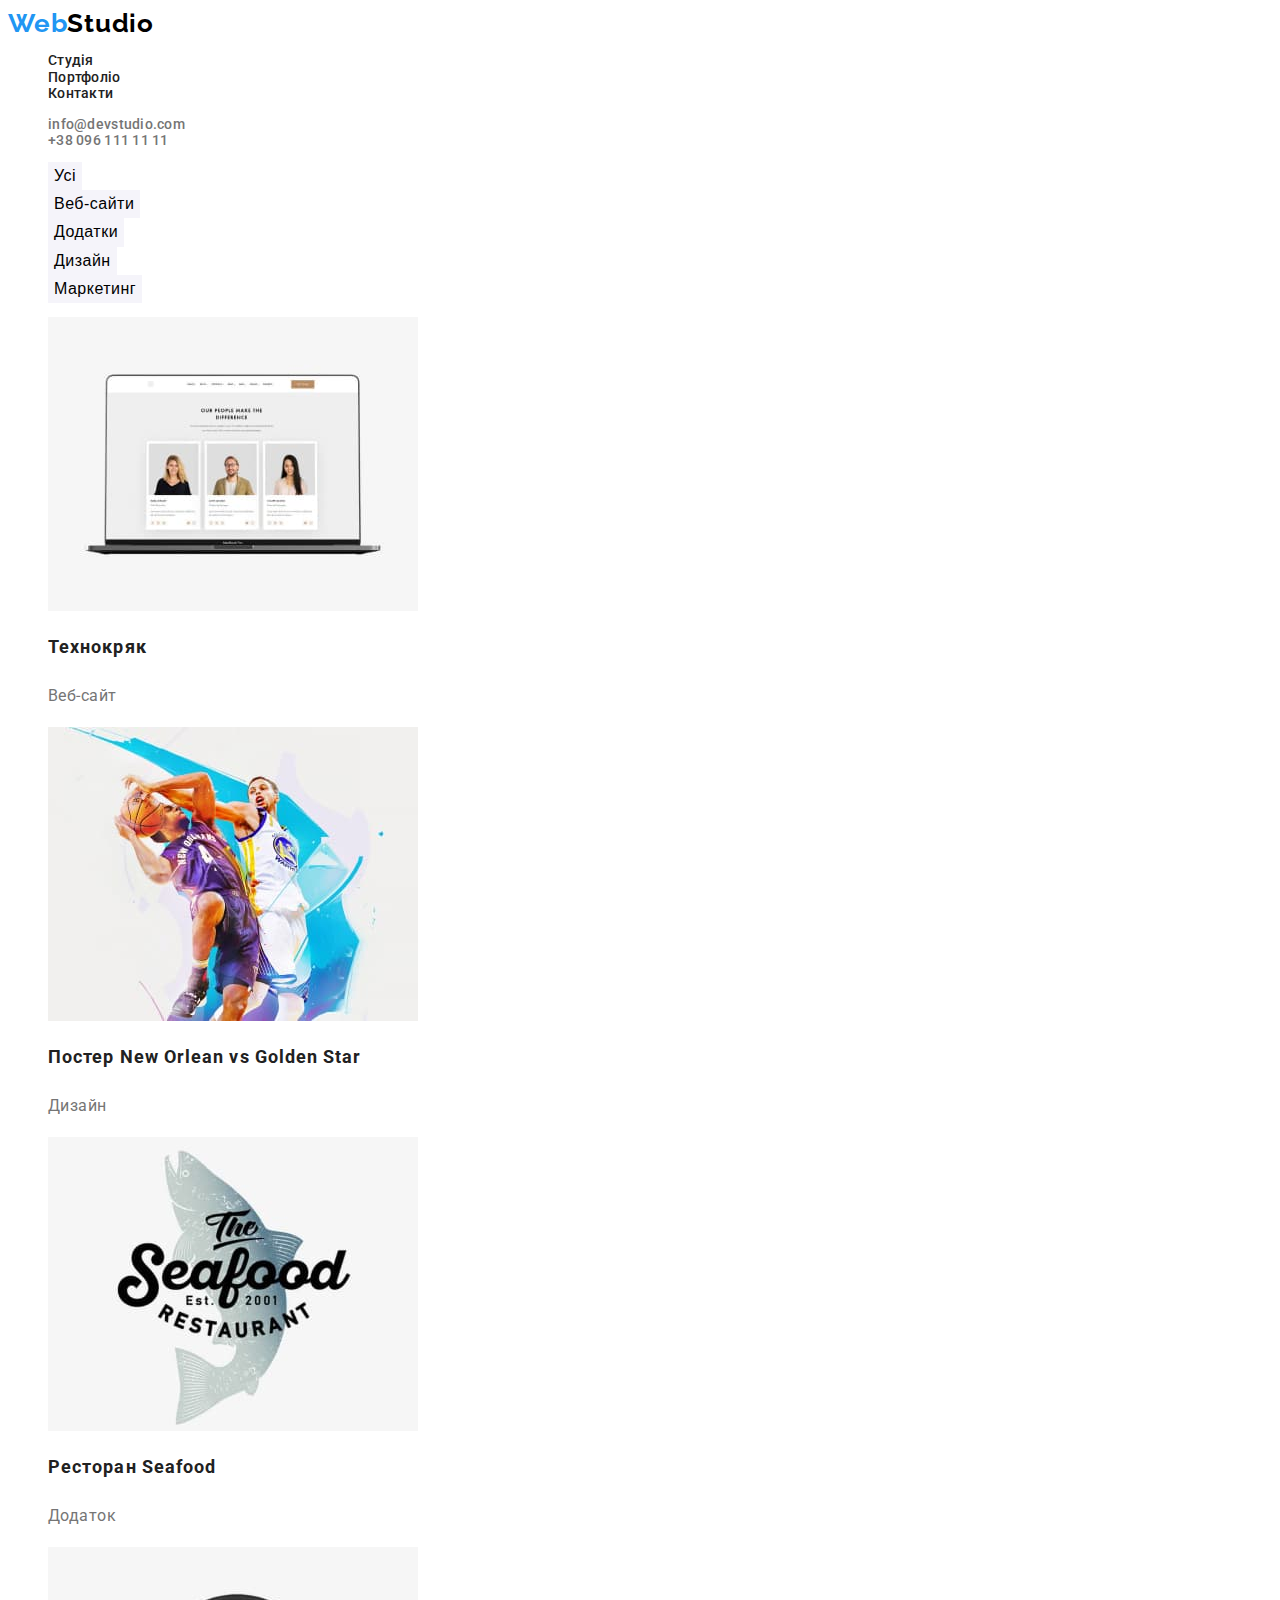
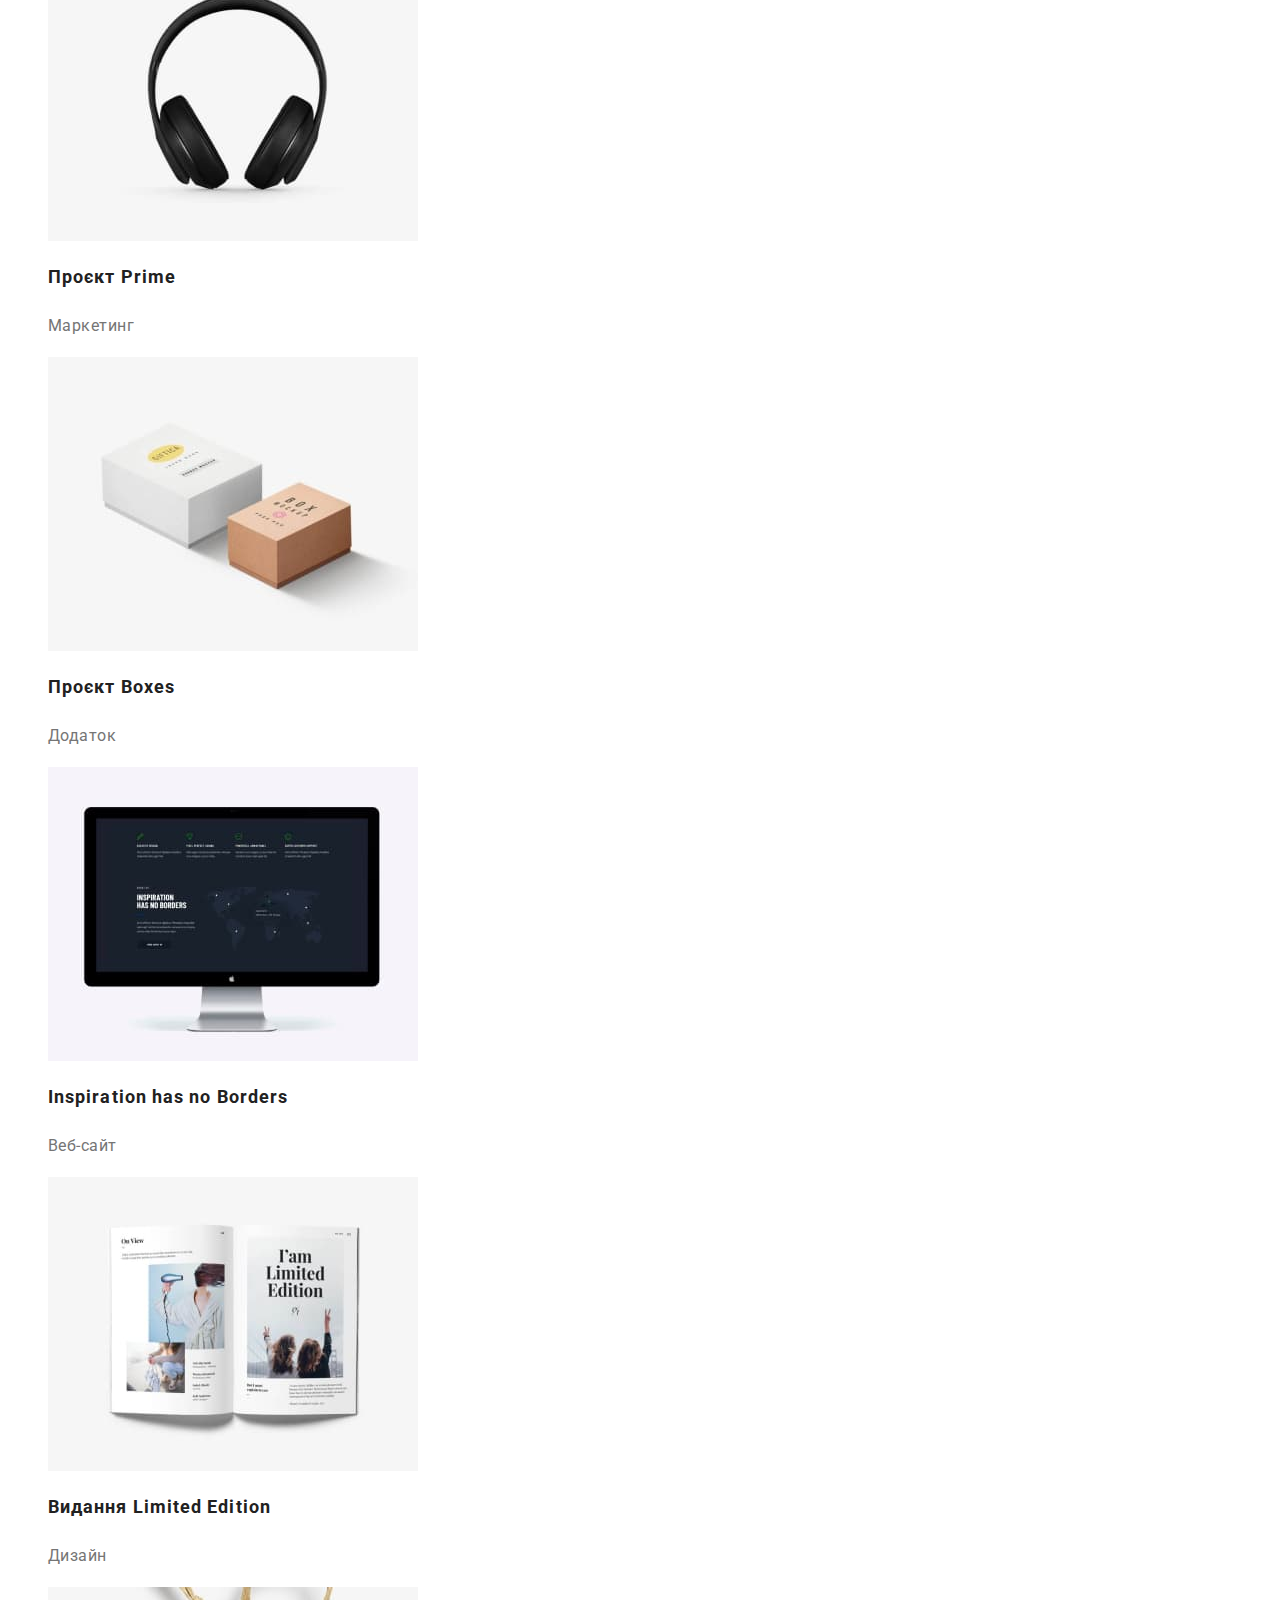
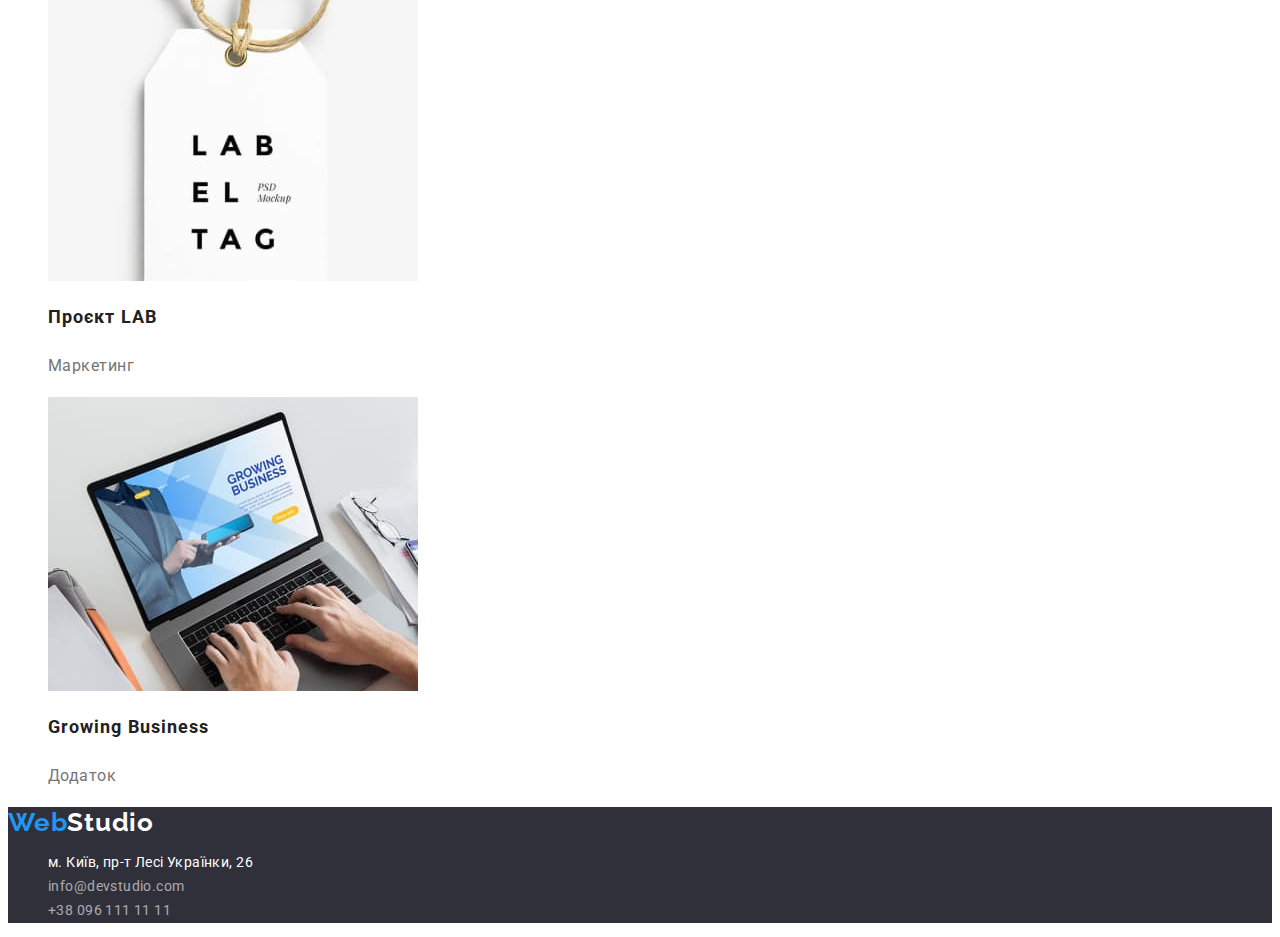
<file: fullstack-demo/portfolio.html>
<!DOCTYPE html>
<html lang="uk">
  <head>
    <meta charset="UTF-8" />
    <meta name="viewport" content="width=device-width, initial-scale=1.0" />
    <title>WebStudio Portfolio</title>
    <link rel="preconnect" href="https://fonts.googleapis.com" />
    <link rel="preconnect" href="https://fonts.gstatic.com" crossorigin />
    <link
      href="https://fonts.googleapis.com/css2?family=Raleway:wght@700&family=Roboto:wght@400;500;700;900&display=swap"
      rel="stylesheet"
    />
    <link rel="stylesheet" href="./css/styles.css" />
  </head>
  <body>
    <header>
      <nav>
        <a class="header-logo" href="./index.html">
          <span class="accent">Web</span>Studio
        </a>

        <ul>
          <li><a class="header-link" href="./index.html">Студія</a></li>
          <li><a class="header-link" href="./portfolio.html">Портфоліо</a></li>
          <li><a class="header-link" href="#">Контакти</a></li>
        </ul>
      </nav>

      <ul>
        <li>
          <a class="contacts-link" href="mailto:info@devstudio.com">
            info@devstudio.com
          </a>
        </li>
        <li>
          <a class="contacts-link" href="tel:+380961111111">
            +38 096 111 11 11
          </a>
        </li>
      </ul>
    </header>

    <main>
      <section>
        <h1 hidden>Наші проекти</h1>

        <ul>
          <li>
            <button class="projects-button" type="button">Усі</button>
          </li>
          <li>
            <button class="projects-button" type="button">Веб-сайти</button>
          </li>
          <li>
            <button class="projects-button" type="button">Додатки</button>
          </li>
          <li>
            <button class="projects-button" type="button">Дизайн</button>
          </li>
          <li>
            <button class="projects-button" type="button">Маркетинг</button>
          </li>
        </ul>

        <ul>
          <li>
            <a href="#">
              <img
                src="./images/technocrack.jpg"
                alt="Ноутбук з відкритим сайтом 'Технокряк'"
                width="370"
                height="294"
              />
              <h2 class="project-title">Технокряк</h2>
              <p class="project-type">Веб-сайт</p>
            </a>
          </li>

          <li>
            <a href="#">
              <img
                src="./images/neworlean_vs_goldenstar.jpg"
                alt="Постер з баскетболістами під час гри"
                width="370"
                height="294"
              />
              <h2 class="project-title">Постер New Orlean vs Golden Star</h2>
              <p class="project-type">Дизайн</p>
            </a>
          </li>

          <li>
            <a href="#">
              <img
                src="./images/seafood_rest.jpg"
                alt="Логотип ресторану 'Seafood' з рибою і текстом "
                width="370"
                height="294"
              />
              <h2 class="project-title">Ресторан Seafood</h2>
              <p class="project-type">Додаток</p>
            </a>
          </li>

          <li>
            <a href="#">
              <img
                src="./images/prime_project.jpg"
                alt="Чорні навушники на білому тлі"
                width="370"
                height="294"
              />
              <h2 class="project-title">Проєкт Prime</h2>
              <p class="project-type">Маркетинг</p>
            </a>
          </li>

          <li>
            <a href="#">
              <img
                src="./images/boxes_project.jpg"
                alt="Біла та коричнева коробки з текстом на них"
                width="370"
                height="294"
              />
              <h2 class="project-title">Проєкт Boxes</h2>
              <p class="project-type">Додаток</p>
            </a>
          </li>

          <li>
            <a href="#">
              <img
                src="./images/inspiration.jpg"
                alt="Екран комп'ютера з відкритим веб-сайтом 'Inspiration has no Borders'"
                width="370"
                height="294"
              />
              <h2 class="project-title">Inspiration has no Borders</h2>
              <p class="project-type">Веб-сайт</p>
            </a>
          </li>

          <li>
            <a href="#">
              <img
                src="./images/limited_edition.jpg"
                alt="Відкритий журнал з текстом і зображеннями"
                width="370"
                height="294"
              />
              <h2 class="project-title">Видання Limited Edition</h2>
              <p class="project-type">Дизайн</p>
            </a>
          </li>

          <li>
            <a href="#">
              <img
                src="./images/lab_project.jpg"
                alt="Біла мітка з чорним текстом"
                width="370"
                height="294"
              />
              <h2 class="project-title">Проєкт LAB</h2>
              <p class="project-type">Маркетинг</p>
            </a>
          </li>

          <li>
            <a href="#">
              <img
                src="./images/growing_business.jpg"
                alt="Людина працює за ноутбуком"
                width="370"
                height="294"
              />
              <h2 class="project-title">Growing Business</h2>
              <p class="project-type">Додаток</p>
            </a>
          </li>
        </ul>
      </section>
    </main>

    <footer class="footer">
      <a href="./index.html" class="footer-logo">
        <span class="accent">Web</span>Studio
      </a>
      <address>
        <ul>
          <li>
            <a
              class="address-link"
              href="https://maps.app.goo.gl/3d6ELtrchmXbmueAA"
              target="_blank"
            >
              м. Київ, пр-т Лесі Українки, 26
            </a>
          </li>
          <li>
            <a class="footer-link" href="mailto:info@devstudio.com">
              info@devstudio.com
            </a>
          </li>
          <li>
            <a class="footer-link" href="tel:+380961111111">
              +38 096 111 11 11
            </a>
          </li>
        </ul>
      </address>
    </footer>
  </body>
</html>
</file>
<file: cv-project-pl/css/styles.css>
body {
    font-family: "Montserrat", sans-serif;
    background: #f5f7fa;
}

.wrapper {
    display: flex;
    flex-direction: row-reverse;
    width: 1200px;
    justify-content: center;
    margin: 0 auto;
    background: #fff;
    box-shadow: 6px 6px 20px 0px rgba(0, 0, 0, 0.1);
}

aside {
    width: 370px;
    background: #1e2939;
}

.cv-photo {
    margin-top: 40px;
}

.header-secondary {
    color: #ffffff;
    font-size: 22px;
    font-weight: 700;
    line-height: normal;
    margin-bottom: 8px;
}

.contact-links {
    color: #ffffff;
    font-size: 14px;
    line-height: 24px;
}

.bold {
    font-weight: 700;
}

.list-secondary {
    color: #fb6d3a;
    font-size: 14px;
    line-height: 24px;
    margin-left: 0;
    padding-left: 0;
    list-style-position: inside;
}

.list-secondary-item {
    color: #ffffff;
}

.contact-block {
    margin-top: 51px;
    margin-left: 40px;
}

.tech-skills-block {
    margin-top: 47px;
    margin-left: 40px;
}

.soft-skills-block {
    margin-top: 47px;
    margin-left: 40px;
}

main {
    padding: 102px 216px 102px 88px;
}

.main-description {
    width: 400px;
    margin-bottom: 40px;
}

.job-title {
    font-size: 14px;
    font-weight: 700;
    line-height: 17px;
}

h1 {
    font-size: 45px;
    line-height: 50px;
    font-weight: 700;
}

.description {
    color: #595959;
    font-size: 14px;
    line-height: 24px;
    font-weight: 400;
}

.projects {
    width: 485px;
    margin-bottom: 51px;
}

.list-primery {
    color: #000000;
    font-weight: 700;
    font-size: 14px;
    line-height: 24px;
    padding-left: 0;
    list-style-position: inside;
}

.list-primery-item {
    color: #595959;
    font-weight: 400;
    font-size: 14px;
    line-height: 24px;
    text-decoration: none;
}

.header-primary {
    font-size: 22px;
    line-height: 27px;
    font-weight: 700;
    margin-bottom: 12px;
}

.job-position {
    font-size: 16px;
    line-height: 20px;
    font-weight: 700;
    margin-bottom: 11px;
}

.highlight {
    color: #fb6d3a;
}

.job-period {
    font-size: 12px;
    line-height: 15px;
    font-weight: 400;
    color: #a8a8a8;
    margin-bottom: 8px;
}

.job-duties-item {
    color: #595959;
    font-size: 14px;
    line-height: 24px;
    font-weight: 400;
    list-style: disc;
}

.job-duties-list {
    padding-left: 16px;
}

.university-program {
    font-weight: 700;
    font-size: 14px;
    line-height: 17px;
}

.job {
    width: 525px;
}

.university {
    color: #fb6d3a;
    font-size: 16px;
    line-height: 20px;
    font-weight: 700;
    margin-bottom: 11px;
}
</file>
<file: cv-project/css/styles.css>
body {
    padding-left: 40px;
    padding-top: 40px;
    padding-right: 40px;
    padding-bottom: 40px;
    background: #E5E5E5;
    font-family: 'Montserrat', sans-serif;
}

.wrapper {
    display: flex;
    flex-direction: row-reverse;
    background: #ffffff;
    width: 1200px;
    margin: auto;
}

.main-content {
    padding-left: 88px;
    padding-top: 80px;
    padding-bottom: 80px;
    padding-right: 40px;
}

.my-name {
    font-style: normal;
    font-weight: 700;
    font-size: 45px;
    line-height: 55px;
    margin-bottom: 8pt;
}

.my-summary {
    font-style: normal;
    font-weight: 400;
    font-size: 14px;
    line-height: 24px;
    color: #595959;
    margin-bottom: 8pt;
}

.about-me {
    margin-bottom: 40px;
}

.sidebar {
    background: #DFEEFF;
    padding-top: 40px;
    padding-bottom: 40px;
}

.sidebar-content {
    padding-top: 40px;
    padding-left: 40px;
    padding-right: 80px;
}

.sidebar-title {
    font-style: normal;
    font-weight: 700;
    font-size: 22px;
    line-height: 27px;
    color: #161D2A;
    margin-bottom: 8px;
}

.contacts-container {
    margin-bottom: 40px;
}

.contacts-item {
    font-style: normal;
    font-weight: 700;
    font-size: 14px;
    line-height: 24px;
    color: #161D2A;
}

.contacts-link {
    font-style: normal;
    font-weight: 400;
    font-size: 14px;
    line-height: 24px;
    text-decoration-line: underline;
    color: #2979FF;
}

.skills-container {
    margin-bottom: 40px;
}

.skills-item {
    font-style: normal;
    font-weight: 400;
    font-size: 14px;
    line-height: 24px;
    color: #161D2A;
    list-style: disc;
}

.skills-list {
    padding-left: 24px;
}

.my-profession {
    font-style: normal;
    font-weight: 700;
    font-size: 14px;
    line-height: 17px;
    color: #000000;
    margin-bottom: 8pt;
}

.main-content-title {
    margin-bottom: 8px;
    font-style: normal;
    font-weight: 700;
    font-size: 22px;
    line-height: 27px;
    color: #000000;
}

.projects-container {
    margin-bottom: 44px;
}

.projects-item {
    font-style: normal;
    font-weight: 700;
    font-size: 14px;
    line-height: 24px;
    color: #000000;
    list-style: decimal;
}

.projects-link {
    font-style: normal;
    font-weight: 400;
    font-size: 14px;
    line-height: 24px;
    text-decoration-line: underline;
    color: #2979FF;
}

.project-tech {
    font-style: normal;
    font-weight: 400;
    font-size: 14px;
    line-height: 24px;
    color: #000000;
}

.project-list {
    padding-left: 20px;
}

.company-position {
    font-style: normal;
    font-weight: 700;
    font-size: 16px;
    line-height: 20px;
    color: #000000;
    margin-bottom: 12px;
}

.company-position-accent {
    color: #6096FF;
}

.company-period {
    font-style: normal;
    font-weight: 400;
    font-size: 12px;
    line-height: 15px;
    color: #A8A8A8;
    margin-bottom: 8px;
}

.company-duties-item {
    font-style: normal;
    font-weight: 400;
    font-size: 14px;
    line-height: 24px;
    color: #595959;
    list-style: disc;
}

.company-duties-list {
    padding-left: 24px;
}

.company-container {
    margin-bottom: 8px;
}

.experience-container {
    margin-bottom: 40px;
}

.university {
    font-style: normal;
    font-weight: 700;
    font-size: 16px;
    line-height: 20px;
    color: #6096FF;
    margin-bottom: 8px;
}

.university-program {
    font-style: normal;
    font-weight: 700;
    font-size: 14px;
    line-height: 17px;
    color: #000000;
    margin-bottom: 8px;
}

.university-period {
    font-style: normal;
    font-weight: 400;
    font-size: 12px;
    line-height: 15px;
    color: #A8A8A8;
}

.university-container {
    margin-bottom: 8px;
}
</file>
<file: fullstack-demo/css/styles.css>
:root {
  --color-primary: #212121;
  --color-secondary: #757575;
  --color-brand: #2196f3;
  --color-brand-dk: #188ce8;
  --color-light: #fff;
  --color-bg-dark: #2f303a;
  --color-bg-light: #f5f4fa;
  --color-logo: #000;
}

body {
  color: var(--color-primary);
  font-family: "Roboto", sans-serif;
  font-size: 14px;
  letter-spacing: 0.42px;
  font-weight: 400;
}

a {
  text-decoration: none;
}

ul {
  list-style-type: none;
}

/* Header */
.header-logo {
  color: var(--color-logo);
  font-family: "Raleway", sans-serif;
  font-weight: 700;
  font-size: 26px;
  line-height: 1.17;
  letter-spacing: 0.78px;
}

.header-logo .accent {
  color: var(--color-brand);
}

.header-link {
  color: var(--color-primary);
  font-weight: 500;
  line-height: 1.17;
  letter-spacing: 0.28px;
}

.header-link:hover {
  color: var(--color-brand);
}

.header-link:focus {
  color: var(--color-brand);
}

.contacts-link {
  color: var(--color-secondary);
  font-weight: 500;
  line-height: 1.17;
  letter-spacing: 0.28px;
}

.contacts-link:hover {
  color: var(--color-brand);
}

.contacts-link:focus {
  color: var(--color-brand);
}

/* Hero section*/
.hero-section {
  background-color: var(--color-bg-dark);
}

.hero-title {
  color: var(--color-light);
  font-weight: 900;
  font-size: 44px;
  line-height: 1.36;
  letter-spacing: 2.64px;
  text-align: center;
  text-transform: uppercase;
}

.hero-button {
  background-color: var(--color-brand);
  color: var(--color-light);
  border: none;
  font-weight: 700;
  font-size: 16px;
  line-height: 1.88;
  letter-spacing: 0.96px;
  text-align: center;
  cursor: pointer;
}

.hero-button:hover {
  background-color: var(--color-brand-dk);
}

.hero-button:focus {
  background-color: var(--color-brand-dk);
}

.section-title {
  font-weight: 700;
  font-size: 36px;
  line-height: 1.17;
  letter-spacing: 1.08px;
  text-align: center;
}

/* Benefits section */
.benefit-title {
  font-weight: 700;
  line-height: 1.14;
  text-transform: uppercase;
}

.benefit-text {
  color: var(--color-secondary);
  line-height: 1.7;
}

/* Team section*/
.team-section {
  background-color: var(--color-bg-light);
}

.person-name {
  font-weight: 500;
  font-size: 16px;
  line-height: 1.17;
  letter-spacing: 0.48px;
}

.person-job {
  color: var(--color-secondary);
  font-size: 16px;
  line-height: 1.17;
  letter-spacing: 0.48px;
}

/* Footer */
.footer {
  background-color: var(--color-bg-dark);
}

.footer-logo {
  color: var(--color-light);
  font-family: "Raleway", sans-serif;
  font-weight: 700;
  font-size: 26px;
  line-height: 1.17;
  letter-spacing: 0.78px;
}

.footer-logo .accent {
  color: var(--color-brand);
}

.address-link {
  color: var(--color-light);
  font-style: normal;
  line-height: 1.7;
}

.address-link:hover {
  color: var(--color-brand);
}

.address-link:focus {
  color: var(--color-brand);
}

.footer-link {
  color: #fff9;
  font-style: normal;
  line-height: 1.7;
}

.footer-link:hover {
  color: var(--color-brand);
}

.footer-link:focus {
  color: var(--color-brand);
}

/* Projects section */
.projects-button {
  background-color: var(--color-bg-light);
  border: none;
  font-weight: 500;
  font-size: 16px;
  line-height: 1.63;
  letter-spacing: 0.48px;
  text-align: center;
  cursor: pointer;
}

.projects-button:hover {
  background-color: var(--color-brand);
  color: var(--color-light);
}

.projects-button:focus {
  background-color: var(--color-brand);
  color: var(--color-light);
}

.project-title {
  color: var(--color-primary);
  font-size: 18px;
  font-weight: 700;
  line-height: 2;
  letter-spacing: 1.08px;
}

.project-type {
  color: var(--color-secondary);
  font-size: 16px;
  line-height: 1.88;
  letter-spacing: 0.48px;
}
</file>
<file: it-testdrive/css/styles.css>
html,
body {
  margin: 0;
  height: 100%;
  font-family: "Montserrat", sans-serif;
}

.wrapper {
  width: 1170px;
  margin: auto;
  display: flex;
  justify-content: space-between;
}

.logo {
  margin-top: 32px;
  margin-bottom: 60px;
}

.main-page {
  background: linear-gradient(90deg, #fcfefe 0%, #a5deff 100%);
}

.main-page-left-side {
  width: 50%;
}

.goose-img {
  width: 50%;
}
.main-page-text-container {
  border-radius: 40px;
  background: #fff;
  padding-top: 60px;
  padding-left: 60px;
  padding-bottom: 60px;
  padding-right: 60px;
  box-sizing: border-box;
}

.main-page-btn {
  background: #ff6b0a;
  border: none;
  border-radius: 8px;
  padding-top: 12px;
  padding-bottom: 12px;
  padding-left: 24px;
  padding-right: 24px;
  color: #fff;
  font-size: 16px;
  font-weight: 400;
  line-height: 24px;
  cursor: pointer;
}

.main-page-text-hello {
  color: #1b1d1f;
  font-size: 16px;
  font-weight: 600;
  line-height: 24px;
  margin-top: 0;
  margin-bottom: 60px;
}

.main-page-text-title {
  color: #1b1d1f;
  font-size: 64px;
  font-weight: 600;
  line-height: 72px;
  margin-top: 0;
  margin-bottom: 24px;
}

.main-page-text-descr {
  color: #1b1d1f;
  font-size: 16px;
  font-weight: 400;
  line-height: 24px;
  margin-top: 0;
  margin-bottom: 32px;
}

.goose-facts {
  text-align: center;
  padding-top: 48px;
  padding-bottom: 100px;
}

.tryzub {
  padding: 0;
}

.goose-facts-title {
  color: #1b1d1f;
  font-size: 48px;
  font-weight: 600;
  line-height: 72px;
  margin-top: 24px;
  margin-bottom: 32px;
}

.goose-facts-descr {
  color: #1b1d1f;
  font-size: 16px;
  font-weight: 400;
  line-height: 24px;
  width: 772px;
  margin: auto;
  margin-top: 0;
  margin-bottom: 24px;
}

.goose-facts-item {
  width: 30%;
}

.goose-facts-item-img {
  width: 100%;
}

.goose-facts-item-title {
  color: #1b1d1f;
  text-align: center;
  font-size: 24px;
  font-weight: 600;
  line-height: 24px;
  margin-top: 8px;
  margin-bottom: 32px;
}

.goose-facts-item-descr {
  color: #1b1d1f;
  text-align: center;
  font-size: 16px;
  font-weight: 400;
  line-height: 24px;
  margin: 0;
}

.form-page {
  background: linear-gradient(90deg, #fcfefe 0%, #a5deff 100%);
  padding-top: 80px;
  padding-bottom: 80px;
}

.form {
  border-radius: 40px;
  background: #fff;
  width: 574px;
  padding-top: 32px;
  padding-bottom: 60px;
  padding-left: 60px;
  padding-right: 60px;
  box-sizing: border-box;
  margin: auto;
  text-align: center;
}

.form-title {
  color: #1b1d1f;
  font-size: 24px;
  font-weight: 600;
  line-height: 24px;
  margin-top: 32px;
  margin-bottom: 12px;
}

.form-descr {
  color: #1b1d1f;
  font-size: 16px;
  font-weight: 400;
  line-height: 24px;
  margin-bottom: 24px;
}

.form-input {
  border-radius: 8px;
  border: 1px solid #005bbb;
  background: #fff;
  width: 454px;
  height: 60px;
  color: #1b1d1f;
  font-size: 16px;
  font-weight: 400;
  line-height: 24px;
  padding-left: 12px;
  padding-right: 12px;
}

.form-label {
  color: #1b1d1f;
  font-size: 16px;
  font-weight: 400;
  line-height: 24px;
  padding-bottom: 8px;
}

.form-field {
  text-align: left;
  margin-bottom: 24px;
}

.form-btn {
  background: #ff6b0a;
  border: none;
  border-radius: 8px;
  padding-top: 12px;
  padding-bottom: 12px;
  padding-left: 24px;
  padding-right: 24px;
  color: #fff;
  font-size: 16px;
  font-weight: 400;
  line-height: 24px;
  cursor: pointer;
  margin-top: 48px;
}

.gus-anim {
  position: fixed;
  top: 0;
  bottom: 0;
  left: 0;
  margin-bottom: auto;
  margin-top: auto;
  width: 100%;
  z-index: 2;
  pointer-events: none;
}

@media screen and (max-width: 1170px) {
  .wrapper {
    width: 100%;
  }

  .main-page-left-side {
    padding: 20px;
    box-sizing: border-box;
  }

  .main-page-text-container {
    padding: 20px;
  }

  .main-page-text-title {
    font-size: 44px;
  }

  .main-page-text-hello {
    margin-bottom: 10px;
  }

  .goose-img {
    align-self: flex-end;
  }
}

@media screen and (max-width: 785px) {
  .wrapper {
    flex-direction: column;
    align-items: center;
  }

  .main-page-left-side {
    width: 95%;
    display: flex;
    flex-direction: column;
    align-items: center;
  }

  .main-page-text-container {
    text-align: center;
  }

  .goose-facts {
    padding-left: 20px;
    padding-right: 20px;
    box-sizing: border-box;
  }
  .goose-facts-descr {
    width: 100%;
  }

  .goose-facts-item {
    width: 450px;
  }
}

@media screen and (max-width: 600px) {
  .form {
    width: 100%;
    padding-left: 20px;
    padding-right: 20px;
  }

  .form-page {
    padding-left: 20px;
    padding-right: 20px;
    box-sizing: border-box;
  }

  .form-input {
    width: 90%;
  }

  .goose-img {
    width: 90%;
  }

  .goose-facts-item {
    width: 100%;
  }
}

@media screen and (max-width: 420px) {
  .goose-facts-title {
    font-size: 24px;
    line-height: 30px;
  }
}
</file>
